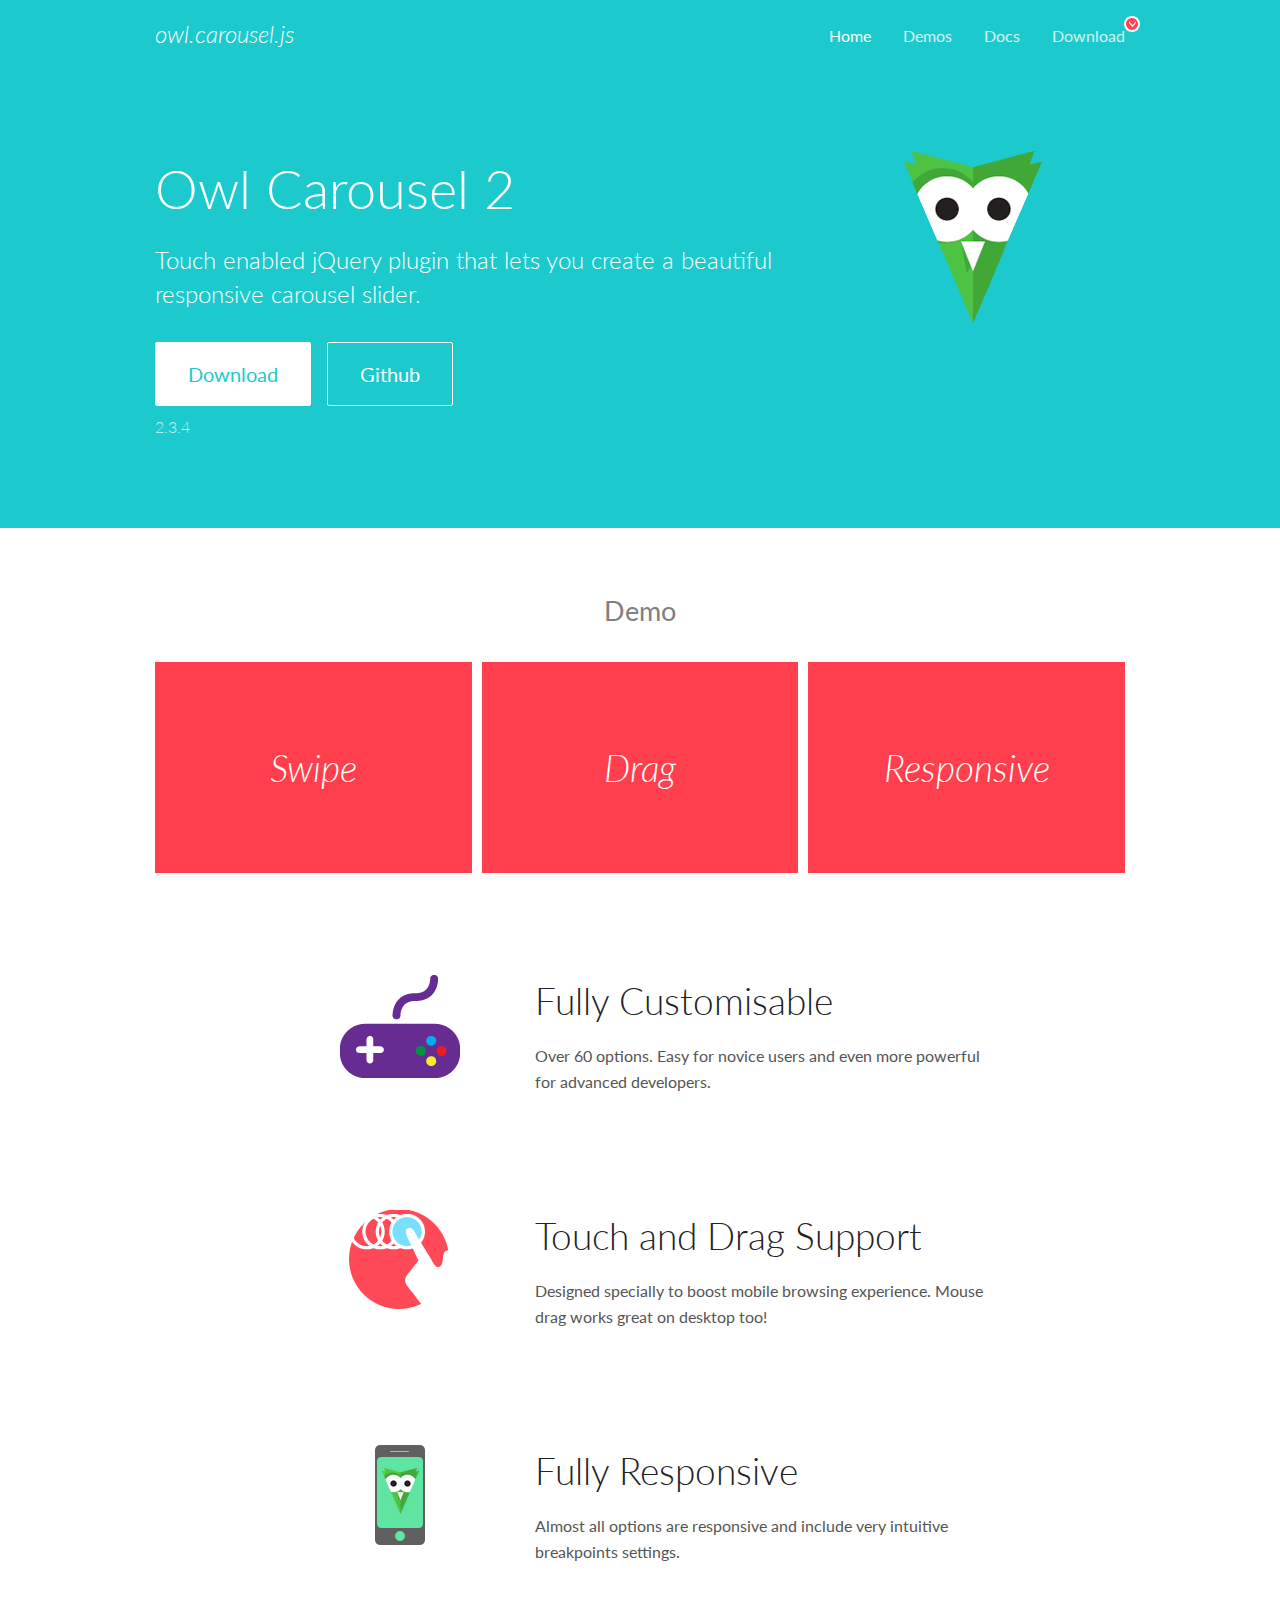
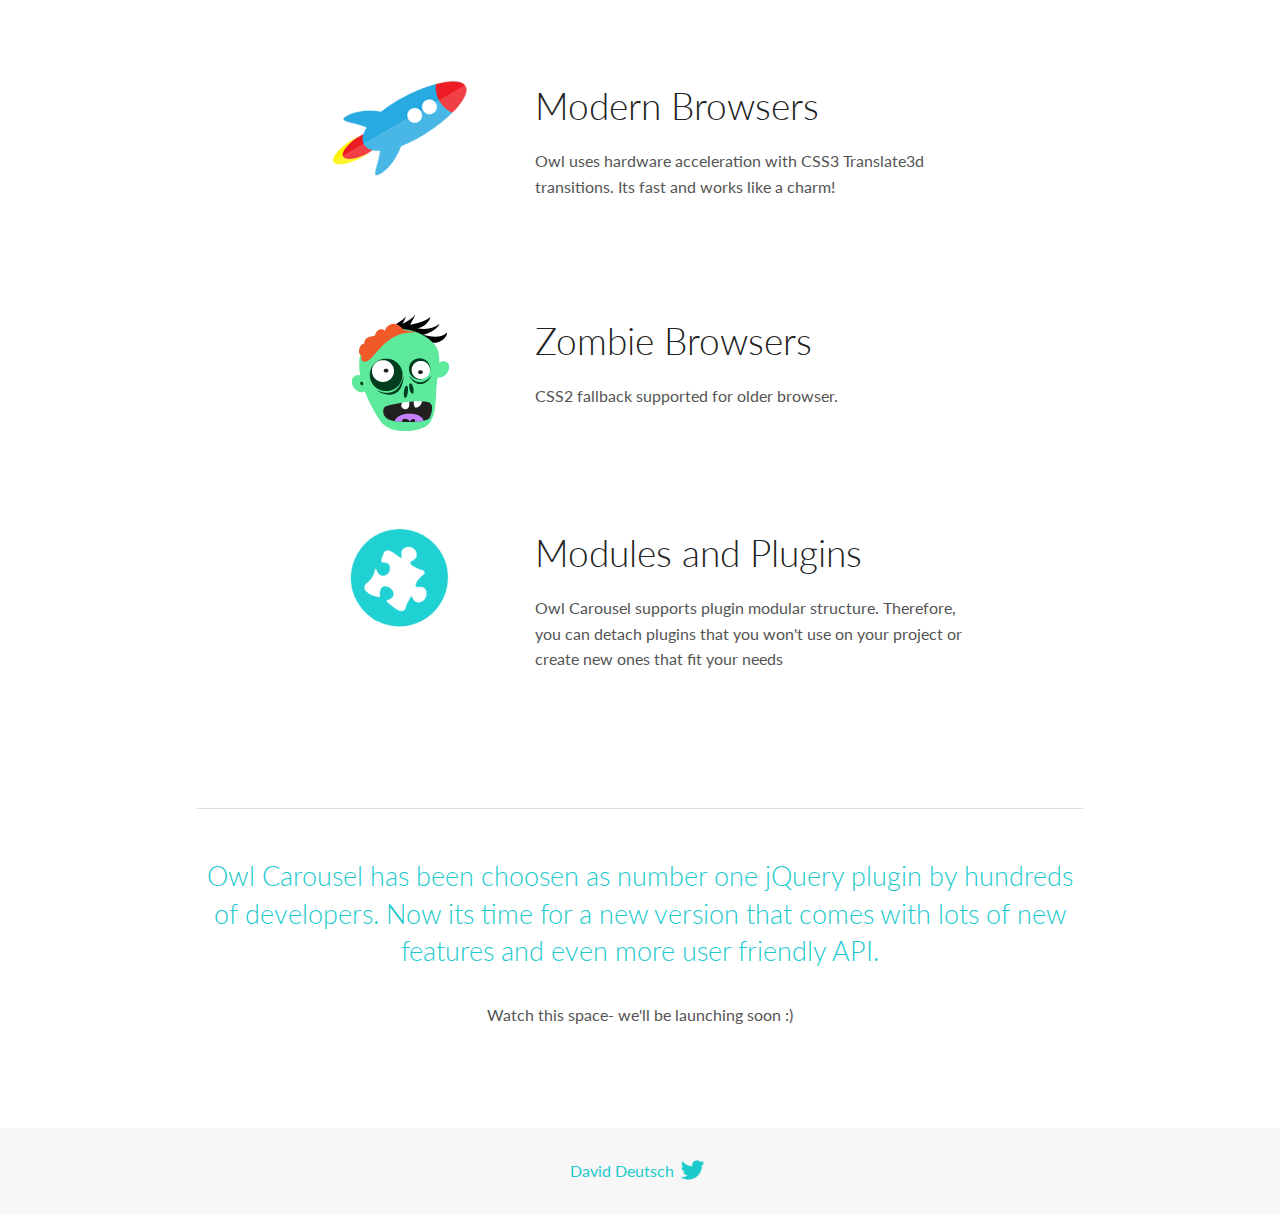
<file: OwlCarousel2-2.3.4/OwlCarousel2-2.3.4/docs/index.html>
<!DOCTYPE html>
<html lang="en">
  <head>

    <!-- head -->
    <meta charset="utf-8">
    <meta name="msapplication-tap-highlight" content="no" />
    <meta name="viewport" content="width=device-width, initial-scale=1.0" />
    <meta name="description" content="Touch enabled jQuery plugin that lets you create beautiful responsive carousel slider.">
    <meta name="author" content="David Deutsch">
    <title>
      Home | Owl Carousel | 2.3.4
    </title>

    <!-- Stylesheets -->
    <link href='https://fonts.googleapis.com/css?family=Lato:300,400,700,400italic,300italic' rel='stylesheet' type='text/css'>
    <link rel="stylesheet" href="assets/css/docs.theme.min.css">

    <!-- Owl Stylesheets -->
    <link rel="stylesheet" href="assets/owlcarousel/assets/owl.carousel.min.css">
    <link rel="stylesheet" href="assets/owlcarousel/assets/owl.theme.default.min.css">

    <!-- HTML5 shim and Respond.js IE8 support of HTML5 elements and media queries -->

    <!--[if lt IE 9]>
      <script src="https://oss.maxcdn.com/libs/html5shiv/3.7.0/html5shiv.js"></script>
      <script src="https://oss.maxcdn.com/libs/respond.js/1.3.0/respond.min.js"></script>
    <![endif]-->

    <!-- Favicons -->
    <link rel="apple-touch-icon-precomposed" sizes="144x144" href="assets/ico/apple-touch-icon-144-precomposed.png">
    <link rel="shortcut icon" href="assets/ico/favicon.png">
    <link rel="shortcut icon" href="favicon.ico">

    <!-- Yeah i know js should not be in header. Its required for demos.-->

    <!-- javascript -->
    <script src="assets/vendors/jquery.min.js"></script>
    <script src="assets/owlcarousel/owl.carousel.js"></script>
  </head>
  <body>

    <!-- header -->
    <header class="header">
      <div class="row">
        <div class="large-12 columns">
          <div class="brand left">
            <h3>
              <a href="/OwlCarousel2/">owl.carousel.js</a> 
            </h3>
          </div>
          <a id="toggle-nav" class="right">
            <span></span> <span></span> <span></span> 
          </a> 
          <div class="nav-bar">
            <ul class="clearfix">
              <li class="active">
                <a href="/OwlCarousel2/index.html">Home</a> 
              </li>
              <li> <a href="/OwlCarousel2/demos/demos.html">Demos</a>  </li>
              <li> <a href="/OwlCarousel2/docs/started-welcome.html">Docs</a>  </li>
              <li>
                <a href="https://github.com/OwlCarousel2/OwlCarousel2/archive/2.3.4.zip">Download</a> 
                <span class="download"></span> 
              </li>
            </ul>
          </div>
        </div>
      </div>
    </header>

    <!-- home panel -->
    <section id="hero">
      <div class="row">
        <div class="large-8 medium-8 columns">
          <h1>Owl Carousel 2</h1>
          <h4>Touch enabled jQuery plugin that lets you create a beautiful responsive carousel slider.</h4>
          <a href="https://github.com/OwlCarousel2/OwlCarousel2/archive/2.3.4.zip" class="hero-button">Download</a> 
          <a href="https://github.com/OwlCarousel2/OwlCarousel2" class="hero-button outline">Github</a> 
          <p>2.3.4</p>
        </div>
        <div class="large-4 medium-4 columns">
          <img class="owl-logo" src="assets/img/owl-logo.png" alt="mr. Owl">
        </div>
      </div>
    </section>

    <!-- body -->
    <div class="home-demo">
      <div class="row">
        <div class="large-12 columns">
          <h3>Demo</h3>
          <div class="owl-carousel">
            <div class="item">
              <h2>Swipe</h2>
            </div>
            <div class="item">
              <h2>Drag</h2>
            </div>
            <div class="item">
              <h2>Responsive</h2>
            </div>
            <div class="item">
              <h2>CSS3</h2>
            </div>
            <div class="item">
              <h2>Fast</h2>
            </div>
            <div class="item">
              <h2>Easy</h2>
            </div>
            <div class="item">
              <h2>Free</h2>
            </div>
            <div class="item">
              <h2>Upgradable</h2>
            </div>
            <div class="item">
              <h2>Tons of options</h2>
            </div>
            <div class="item">
              <h2>Infinity</h2>
            </div>
            <div class="item">
              <h2>Auto Width</h2>
            </div>
          </div>
        </div>
      </div>
    </div>
    <script>
      var owl = $('.owl-carousel');
      owl.owlCarousel({
        margin: 10,
        loop: true,
        responsive: {
          0: {
            items: 1
          },
          600: {
            items: 2
          },
          1000: {
            items: 3
          }
        }
      })
    </script>

    <!-- features -->
    <div id="features">
      <div class="row">
        <div class="small-12 medium-9 small-centered columns">
          <section class="row feature">
            <div class="medium-4 small-12 columns">
              <img src="assets/img/feature-options.png" alt="">
            </div>
            <div class="medium-8 small-12 columns">
              <h2>Fully Customisable</h2>
              <p>Over 60 options. Easy for novice users and even more powerful for advanced developers.</p>
            </div>
          </section>
          <section class="row feature">
            <div class="medium-4 small-12 columns">
              <img src="assets/img/feature-drag.png" alt="">
            </div>
            <div class="medium-8 small-12 columns">
              <h2>Touch and Drag Support</h2>
              <p>Designed specially to boost mobile browsing experience. Mouse drag works great on desktop too!</p>
            </div>
          </section>
          <section class="row feature">
            <div class="medium-4 small-12 columns">
              <img src="assets/img/feature-responsive.png" alt="">
            </div>
            <div class="medium-8 small-12 columns">
              <h2>Fully Responsive</h2>
              <p>Almost all options are responsive and include very intuitive breakpoints settings.</p>
            </div>
          </section>
          <section class="row feature">
            <div class="medium-4 small-12 columns">
              <img src="assets/img/feature-modern.png" alt="">
            </div>
            <div class="medium-8 small-12 columns">
              <h2>Modern Browsers</h2>
              <p>Owl uses hardware acceleration with CSS3 Translate3d transitions. Its fast and works like a charm! </p>
            </div>
          </section>
          <section class="row feature">
            <div class="medium-4 small-12 columns">
              <img src="assets/img/feature-zombie.png" alt="">
            </div>
            <div class="medium-8 small-12 columns">
              <h2>Zombie Browsers</h2>
              <p>CSS2 fallback supported for older browser.</p>
            </div>
          </section>
          <section class="row feature">
            <div class="medium-4 small-12 columns">
              <img src="assets/img/feature-module.png" alt="">
            </div>
            <div class="medium-8 small-12 columns">
              <h2>Modules and Plugins</h2>
              <p>Owl Carousel supports plugin modular structure. Therefore, you can detach plugins that you won&#x27;t use on your project or create new ones that fit your needs</p>
            </div>
          </section>
        </div>
      </div>
    </div>

    <!-- footer -->
    <section id="teaser-text">
      <div class="row">
        <div class="small-12 medium-11 small-centered columns">
          <hr>
          <h3 id="owl-carousel-has-been-choosen-as-number-one-jquery-plugin-by-hundreds-of-developers-now-its-time-for-a-new-version-that-comes-with-lots-of-new-features-and-even-more-user-friendly-api-">Owl Carousel has been choosen as number one jQuery plugin by hundreds of developers. Now its time for a new version that comes with lots of new features and even more user friendly API.</h3>
          <p>Watch this space- we&#39;ll be launching soon :)</p>
        </div>
      </div>
    </section>

    <!-- footer -->
    <footer class="footer">
      <div class="row">
        <div class="large-12 columns">
          <h5>
            <a href="/OwlCarousel2/docs/support-contact.html">David Deutsch</a> 
            <a id="custom-tweet-button" href="https://twitter.com/share?url=https://github.com/OwlCarousel2/OwlCarousel2&text=Owl Carousel - This is so awesome! " target="_blank"></a> 
          </h5>
        </div>
      </div>
    </footer>

    <!-- vendors -->
    <script src="assets/vendors/highlight.js"></script>
    <script src="assets/js/app.js"></script>
  </body>
</html>
</file>
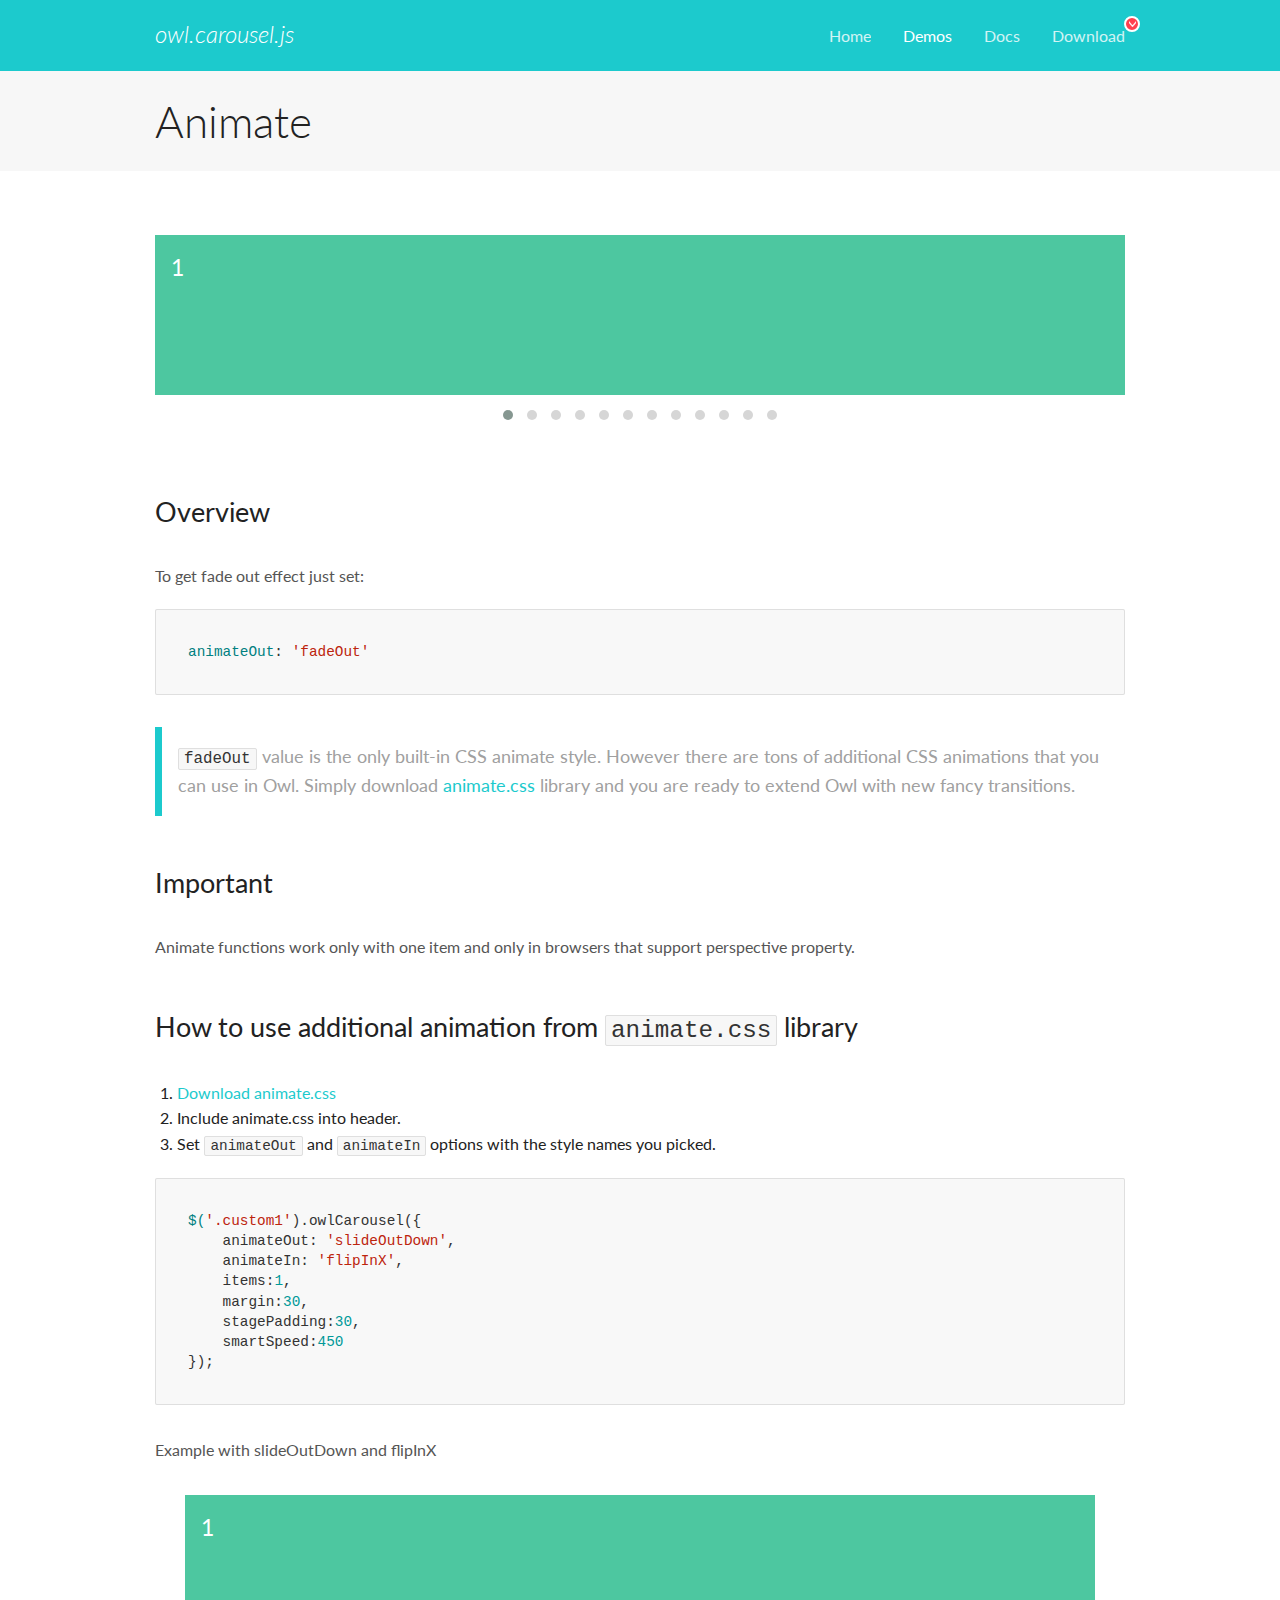
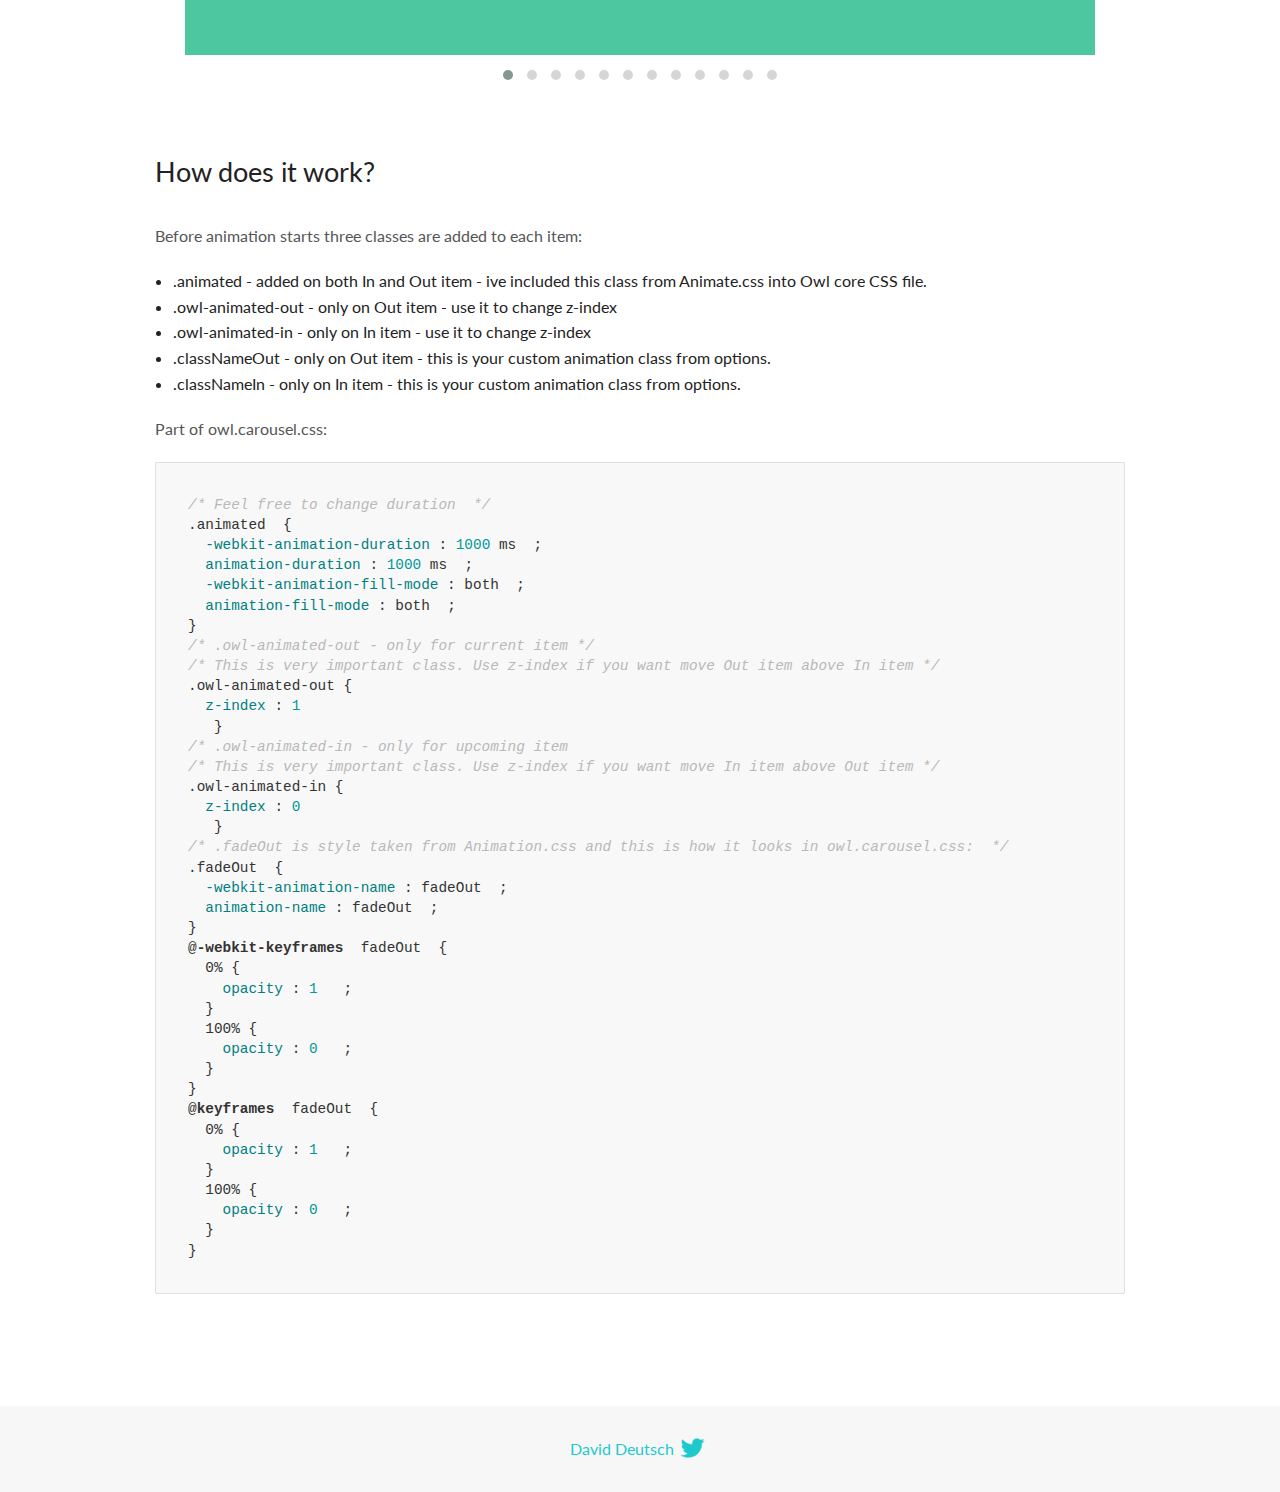
<file: OwlCarousel2-2.3.4/OwlCarousel2-2.3.4/docs/demos/animate.html>
<!DOCTYPE html>
<html lang="en">
  <head>

    <!-- head -->
    <meta charset="utf-8">
    <meta name="msapplication-tap-highlight" content="no" />
    <meta name="viewport" content="width=device-width, initial-scale=1.0" />
    <meta name="description" content="Animate carousel">
    <meta name="author" content="David Deutsch">
    <title>
      Animate Demo | Owl Carousel | 2.3.4
    </title>

    <!-- Stylesheets -->
    <link href='https://fonts.googleapis.com/css?family=Lato:300,400,700,400italic,300italic' rel='stylesheet' type='text/css'>
    <link rel="stylesheet" href="../assets/css/docs.theme.min.css">

    <!-- Owl Stylesheets -->
    <link rel="stylesheet" href="../assets/owlcarousel/assets/owl.carousel.min.css">
    <link rel="stylesheet" href="../assets/owlcarousel/assets/owl.theme.default.min.css">

    <!-- HTML5 shim and Respond.js IE8 support of HTML5 elements and media queries -->

    <!--[if lt IE 9]>
      <script src="https://oss.maxcdn.com/libs/html5shiv/3.7.0/html5shiv.js"></script>
      <script src="https://oss.maxcdn.com/libs/respond.js/1.3.0/respond.min.js"></script>
    <![endif]-->

    <!-- Favicons -->
    <link rel="apple-touch-icon-precomposed" sizes="144x144" href="../assets/ico/apple-touch-icon-144-precomposed.png">
    <link rel="shortcut icon" href="../assets/ico/favicon.png">
    <link rel="shortcut icon" href="favicon.ico">

    <!-- Yeah i know js should not be in header. Its required for demos.-->

    <!-- javascript -->
    <script src="../assets/vendors/jquery.min.js"></script>
    <script src="../assets/owlcarousel/owl.carousel.js"></script>
  </head>
  <body>

    <!-- header -->
    <header class="header">
      <div class="row">
        <div class="large-12 columns">
          <div class="brand left">
            <h3>
              <a href="/OwlCarousel2/">owl.carousel.js</a> 
            </h3>
          </div>
          <a id="toggle-nav" class="right">
            <span></span> <span></span> <span></span> 
          </a> 
          <div class="nav-bar">
            <ul class="clearfix">
              <li> <a href="/OwlCarousel2/index.html">Home</a>  </li>
              <li class="active">
                <a href="/OwlCarousel2/demos/demos.html">Demos</a> 
              </li>
              <li> <a href="/OwlCarousel2/docs/started-welcome.html">Docs</a>  </li>
              <li>
                <a href="https://github.com/OwlCarousel2/OwlCarousel2/archive/2.3.4.zip">Download</a> 
                <span class="download"></span> 
              </li>
            </ul>
          </div>
        </div>
      </div>
    </header>

    <!-- title -->
    <section class="title">
      <div class="row">
        <div class="large-12 columns">
          <h1>Animate</h1>
        </div>
      </div>
    </section>

    <!--  Demos -->
    <section id="demos">
      <div class="row">
        <div class="large-12 columns">
          <div class="fadeOut owl-carousel owl-theme">
            <div class="item">
              <h4>1</h4>
            </div>
            <div class="item">
              <h4>2</h4>
            </div>
            <div class="item">
              <h4>3</h4>
            </div>
            <div class="item">
              <h4>4</h4>
            </div>
            <div class="item">
              <h4>5</h4>
            </div>
            <div class="item">
              <h4>6</h4>
            </div>
            <div class="item">
              <h4>7</h4>
            </div>
            <div class="item">
              <h4>8</h4>
            </div>
            <div class="item">
              <h4>9</h4>
            </div>
            <div class="item">
              <h4>10</h4>
            </div>
            <div class="item">
              <h4>11</h4>
            </div>
            <div class="item">
              <h4>12</h4>
            </div>
          </div>
          <h3 id="overview">Overview</h3>
          <p>To get fade out effect just set:</p>
          <pre><code>animateOut: &#39;fadeOut&#39;</code></pre>
          <blockquote>
            <p><code>fadeOut</code> value is the only built-in CSS animate style. However there are tons of additional CSS animations that you can use in Owl. Simply download
              <a href="https://daneden.github.io/animate.css/">animate.css</a>  library and you are ready to extend Owl with new fancy transitions.</p>
          </blockquote>
          <h3 id="important">Important</h3>
          <p>Animate functions work only with one item and only in browsers that support perspective property.</p>
          <h3 id="how-to-use-additional-animation-from-animate-css-library">How to use additional animation from <code>animate.css</code> library</h3>
          <ol>
            <li> <a href="https://daneden.github.io/animate.css/">Download animate.css</a>  </li>
            <li>Include animate.css into header.</li>
            <li>Set <code>animateOut</code> and <code>animateIn</code> options with the style names you picked.</li>
          </ol>
          <pre><code>$(&#39;.custom1&#39;).owlCarousel({
    animateOut: &#39;slideOutDown&#39;,
    animateIn: &#39;flipInX&#39;,
    items:1,
    margin:30,
    stagePadding:30,
    smartSpeed:450
});</code></pre>
          <p>Example with slideOutDown and flipInX</p>
          <div class="custom1 owl-carousel owl-theme">
            <div class="item">
              <h4>1</h4>
            </div>
            <div class="item">
              <h4>2</h4>
            </div>
            <div class="item">
              <h4>3</h4>
            </div>
            <div class="item">
              <h4>4</h4>
            </div>
            <div class="item">
              <h4>5</h4>
            </div>
            <div class="item">
              <h4>6</h4>
            </div>
            <div class="item">
              <h4>7</h4>
            </div>
            <div class="item">
              <h4>8</h4>
            </div>
            <div class="item">
              <h4>9</h4>
            </div>
            <div class="item">
              <h4>10</h4>
            </div>
            <div class="item">
              <h4>11</h4>
            </div>
            <div class="item">
              <h4>12</h4>
            </div>
          </div>
          <h3 id="how-does-it-work-">How does it work?</h3>
          <p>Before animation starts three classes are added to each item:</p>
          <ul>
            <li>.animated - added on both In and Out item - ive included this class from Animate.css into Owl core CSS file.</li>
            <li>.owl-animated-out - only on Out item - use it to change z-index</li>
            <li>.owl-animated-in - only on In item - use it to change z-index</li>
            <li>.classNameOut - only on Out item - this is your custom animation class from options.</li>
            <li>.classNameIn - only on In item - this is your custom animation class from options.</li>
          </ul>
          <p>Part of owl.carousel.css:</p>
          <pre><code class="language-css"><span class="comment">/* Feel free to change duration  */</span> 
<span class="class">.animated</span>  <span class="rules">{
  <span class="rule"><span class="attribute">-webkit-animation-duration</span> :<span class="value"> <span class="number">1000</span> ms</span> </span> ;
  <span class="rule"><span class="attribute">animation-duration</span> :<span class="value"> <span class="number">1000</span> ms</span> </span> ;
  <span class="rule"><span class="attribute">-webkit-animation-fill-mode</span> :<span class="value"> both</span> </span> ;
  <span class="rule"><span class="attribute">animation-fill-mode</span> :<span class="value"> both</span> </span> ;
<span class="rule">}</span> </span> 
<span class="comment">/* .owl-animated-out - only for current item */</span> 
<span class="comment">/* This is very important class. Use z-index if you want move Out item above In item */</span> 
<span class="class">.owl-animated-out</span> <span class="rules">{
  <span class="rule"><span class="attribute">z-index</span> :<span class="value"> <span class="number">1</span> 
</span> </span> </span> }
<span class="comment">/* .owl-animated-in - only for upcoming item
/* This is very important class. Use z-index if you want move In item above Out item */</span> 
<span class="class">.owl-animated-in</span> <span class="rules">{
  <span class="rule"><span class="attribute">z-index</span> :<span class="value"> <span class="number">0</span> 
</span> </span> </span> }
<span class="comment">/* .fadeOut is style taken from Animation.css and this is how it looks in owl.carousel.css:  */</span> 
<span class="class">.fadeOut</span>  <span class="rules">{
  <span class="rule"><span class="attribute">-webkit-animation-name</span> :<span class="value"> fadeOut</span> </span> ;
  <span class="rule"><span class="attribute">animation-name</span> :<span class="value"> fadeOut</span> </span> ;
<span class="rule">}</span> </span> 
<span class="at_rule">@<span class="keyword">-webkit-keyframes</span>  fadeOut </span> {
  0% <span class="rules">{
    <span class="rule"><span class="attribute">opacity</span> :<span class="value"> <span class="number">1</span> </span> </span> ;
  <span class="rule">}</span> </span> 
  100% <span class="rules">{
    <span class="rule"><span class="attribute">opacity</span> :<span class="value"> <span class="number">0</span> </span> </span> ;
  <span class="rule">}</span> </span> 
}
<span class="at_rule">@<span class="keyword">keyframes</span>  fadeOut </span> {
  0% <span class="rules">{
    <span class="rule"><span class="attribute">opacity</span> :<span class="value"> <span class="number">1</span> </span> </span> ;
  <span class="rule">}</span> </span> 
  100% <span class="rules">{
    <span class="rule"><span class="attribute">opacity</span> :<span class="value"> <span class="number">0</span> </span> </span> ;
  <span class="rule">}</span> </span> 
}</code></pre>
          <link rel="stylesheet" href="../assets/css/animate.css">
          <script>
            jQuery(document).ready(function($) {
              $('.fadeOut').owlCarousel({
                items: 1,
                animateOut: 'fadeOut',
                loop: true,
                margin: 10,
              });
              $('.custom1').owlCarousel({
                animateOut: 'slideOutDown',
                animateIn: 'flipInX',
                items: 1,
                margin: 30,
                stagePadding: 30,
                smartSpeed: 450
              });
            });
          </script>
        </div>
      </div>
    </section>

    <!-- footer -->
    <footer class="footer">
      <div class="row">
        <div class="large-12 columns">
          <h5>
            <a href="/OwlCarousel2/docs/support-contact.html">David Deutsch</a> 
            <a id="custom-tweet-button" href="https://twitter.com/share?url=https://github.com/OwlCarousel2/OwlCarousel2&text=Owl Carousel - This is so awesome! " target="_blank"></a> 
          </h5>
        </div>
      </div>
    </footer>

    <!-- vendors -->
    <script src="../assets/vendors/highlight.js"></script>
    <script src="../assets/js/app.js"></script>
  </body>
</html>
</file>
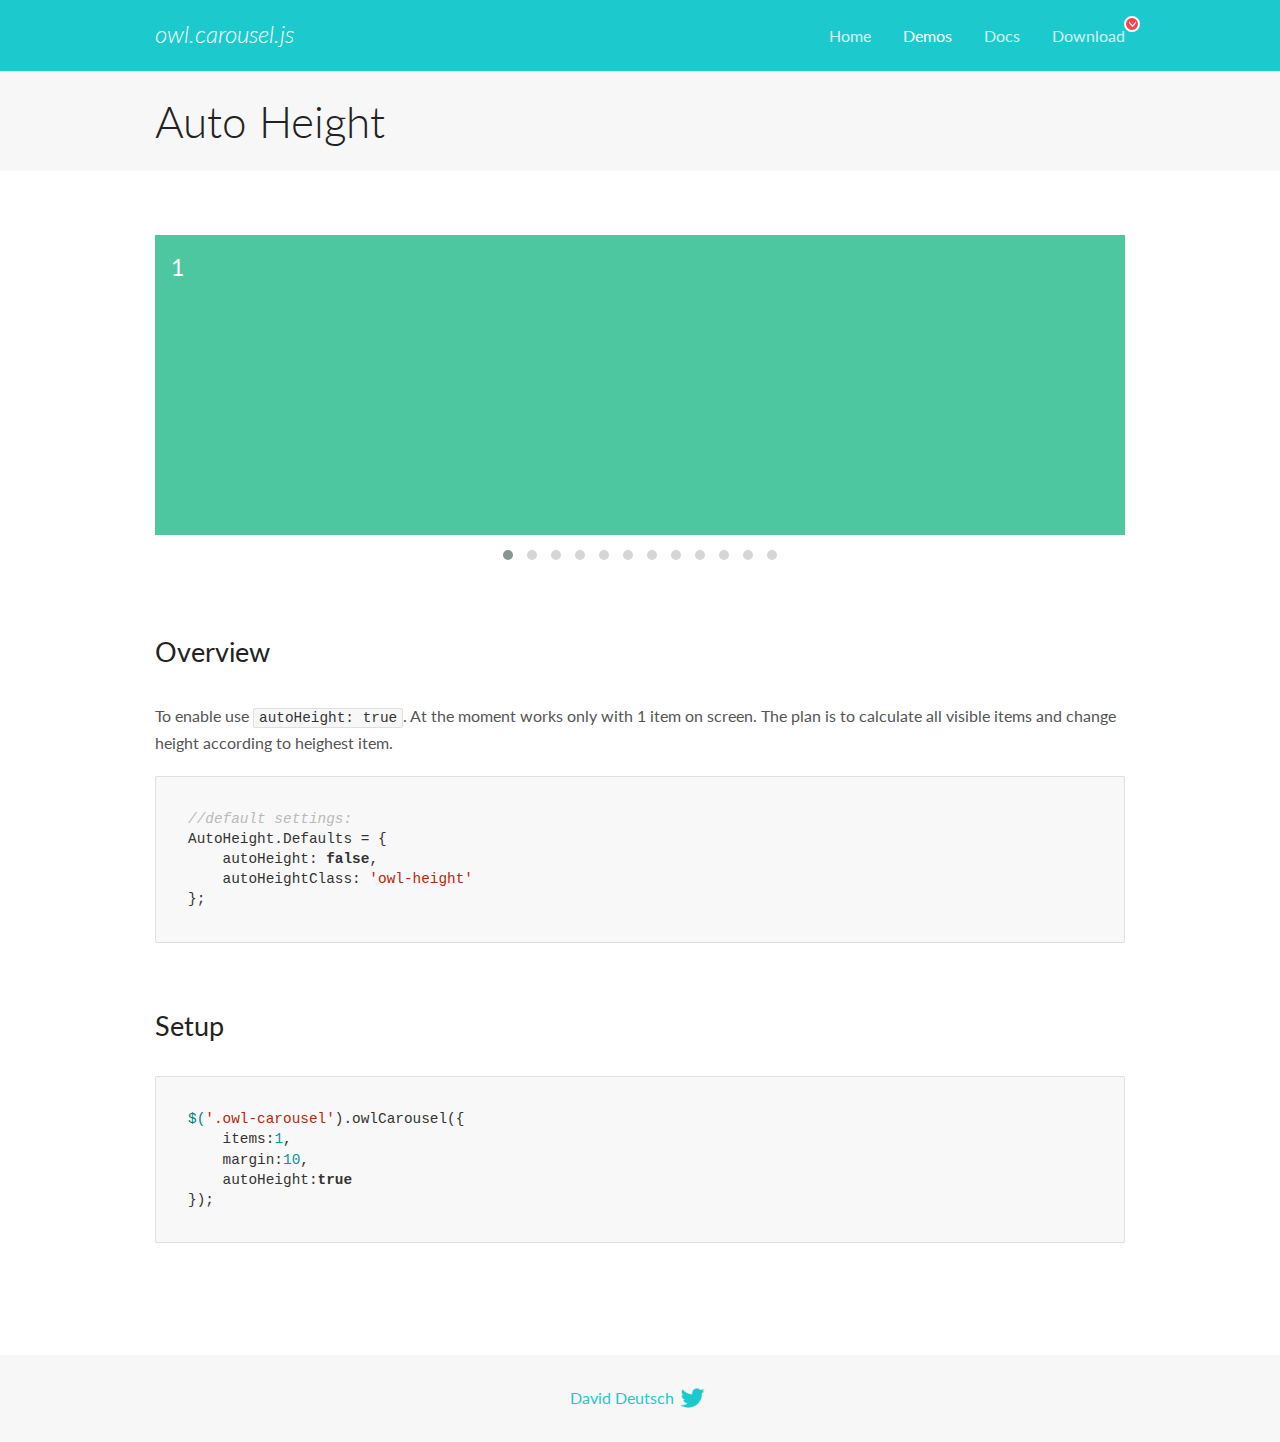
<file: OwlCarousel2-2.3.4/OwlCarousel2-2.3.4/docs/demos/autoheight.html>
<!DOCTYPE html>
<html lang="en">
  <head>

    <!-- head -->
    <meta charset="utf-8">
    <meta name="msapplication-tap-highlight" content="no" />
    <meta name="viewport" content="width=device-width, initial-scale=1.0" />
    <meta name="description" content="autoHeight usage demo">
    <meta name="author" content="David Deutsch">
    <title>
      Auto Height Demo | Owl Carousel | 2.3.4
    </title>

    <!-- Stylesheets -->
    <link href='https://fonts.googleapis.com/css?family=Lato:300,400,700,400italic,300italic' rel='stylesheet' type='text/css'>
    <link rel="stylesheet" href="../assets/css/docs.theme.min.css">

    <!-- Owl Stylesheets -->
    <link rel="stylesheet" href="../assets/owlcarousel/assets/owl.carousel.min.css">
    <link rel="stylesheet" href="../assets/owlcarousel/assets/owl.theme.default.min.css">

    <!-- HTML5 shim and Respond.js IE8 support of HTML5 elements and media queries -->

    <!--[if lt IE 9]>
      <script src="https://oss.maxcdn.com/libs/html5shiv/3.7.0/html5shiv.js"></script>
      <script src="https://oss.maxcdn.com/libs/respond.js/1.3.0/respond.min.js"></script>
    <![endif]-->

    <!-- Favicons -->
    <link rel="apple-touch-icon-precomposed" sizes="144x144" href="../assets/ico/apple-touch-icon-144-precomposed.png">
    <link rel="shortcut icon" href="../assets/ico/favicon.png">
    <link rel="shortcut icon" href="favicon.ico">

    <!-- Yeah i know js should not be in header. Its required for demos.-->

    <!-- javascript -->
    <script src="../assets/vendors/jquery.min.js"></script>
    <script src="../assets/owlcarousel/owl.carousel.js"></script>
  </head>
  <body>

    <!-- header -->
    <header class="header">
      <div class="row">
        <div class="large-12 columns">
          <div class="brand left">
            <h3>
              <a href="/OwlCarousel2/">owl.carousel.js</a> 
            </h3>
          </div>
          <a id="toggle-nav" class="right">
            <span></span> <span></span> <span></span> 
          </a> 
          <div class="nav-bar">
            <ul class="clearfix">
              <li> <a href="/OwlCarousel2/index.html">Home</a>  </li>
              <li class="active">
                <a href="/OwlCarousel2/demos/demos.html">Demos</a> 
              </li>
              <li> <a href="/OwlCarousel2/docs/started-welcome.html">Docs</a>  </li>
              <li>
                <a href="https://github.com/OwlCarousel2/OwlCarousel2/archive/2.3.4.zip">Download</a> 
                <span class="download"></span> 
              </li>
            </ul>
          </div>
        </div>
      </div>
    </header>

    <!-- title -->
    <section class="title">
      <div class="row">
        <div class="large-12 columns">
          <h1>Auto Height</h1>
        </div>
      </div>
    </section>

    <!--  Demos -->
    <section id="demos">
      <div class="row">
        <div class="large-12 columns">
          <div class="owl-carousel owl-theme">
            <div class="item" style="height:300px">
              <h4>1</h4>
            </div>
            <div class="item" style="height:100px">
              <h4>2</h4>
            </div>
            <div class="item" style="height:500px">
              <h4>3</h4>
            </div>
            <div class="item" style="height:250px">
              <h4>4</h4>
            </div>
            <div class="item" style="height:400px">
              <h4>5</h4>
            </div>
            <div class="item" style="height:500px">
              <h4>6</h4>
            </div>
            <div class="item" style="height:600px">
              <h4>7</h4>
            </div>
            <div class="item" style="height:400px">
              <h4>8</h4>
            </div>
            <div class="item" style="height:300px">
              <h4>9</h4>
            </div>
            <div class="item" style="height:350px">
              <h4>10</h4>
            </div>
            <div class="item" style="height:200px">
              <h4>11</h4>
            </div>
            <div class="item" style="height:150px">
              <h4>12</h4>
            </div>
          </div>
          <h3 id="overview">Overview</h3>
          <p>To enable use <code>autoHeight: true</code>. At the moment works only with 1 item on screen. The plan is to calculate all visible items and change height according to heighest item.</p>
          <pre><code>//default settings:
AutoHeight.Defaults = {
    autoHeight: false,
    autoHeightClass: &#39;owl-height&#39;
};</code></pre>
          <h3 id="setup">Setup</h3>
          <pre><code>$(&#39;.owl-carousel&#39;).owlCarousel({
    items:1,
    margin:10,
    autoHeight:true
});</code></pre>
          <script>
            $(document).ready(function() {
              $('.owl-carousel').owlCarousel({
                items: 1,
                margin: 10,
                autoHeight: true
              });
            })
          </script>
        </div>
      </div>
    </section>

    <!-- footer -->
    <footer class="footer">
      <div class="row">
        <div class="large-12 columns">
          <h5>
            <a href="/OwlCarousel2/docs/support-contact.html">David Deutsch</a> 
            <a id="custom-tweet-button" href="https://twitter.com/share?url=https://github.com/OwlCarousel2/OwlCarousel2&text=Owl Carousel - This is so awesome! " target="_blank"></a> 
          </h5>
        </div>
      </div>
    </footer>

    <!-- vendors -->
    <script src="../assets/vendors/highlight.js"></script>
    <script src="../assets/js/app.js"></script>
  </body>
</html>
</file>
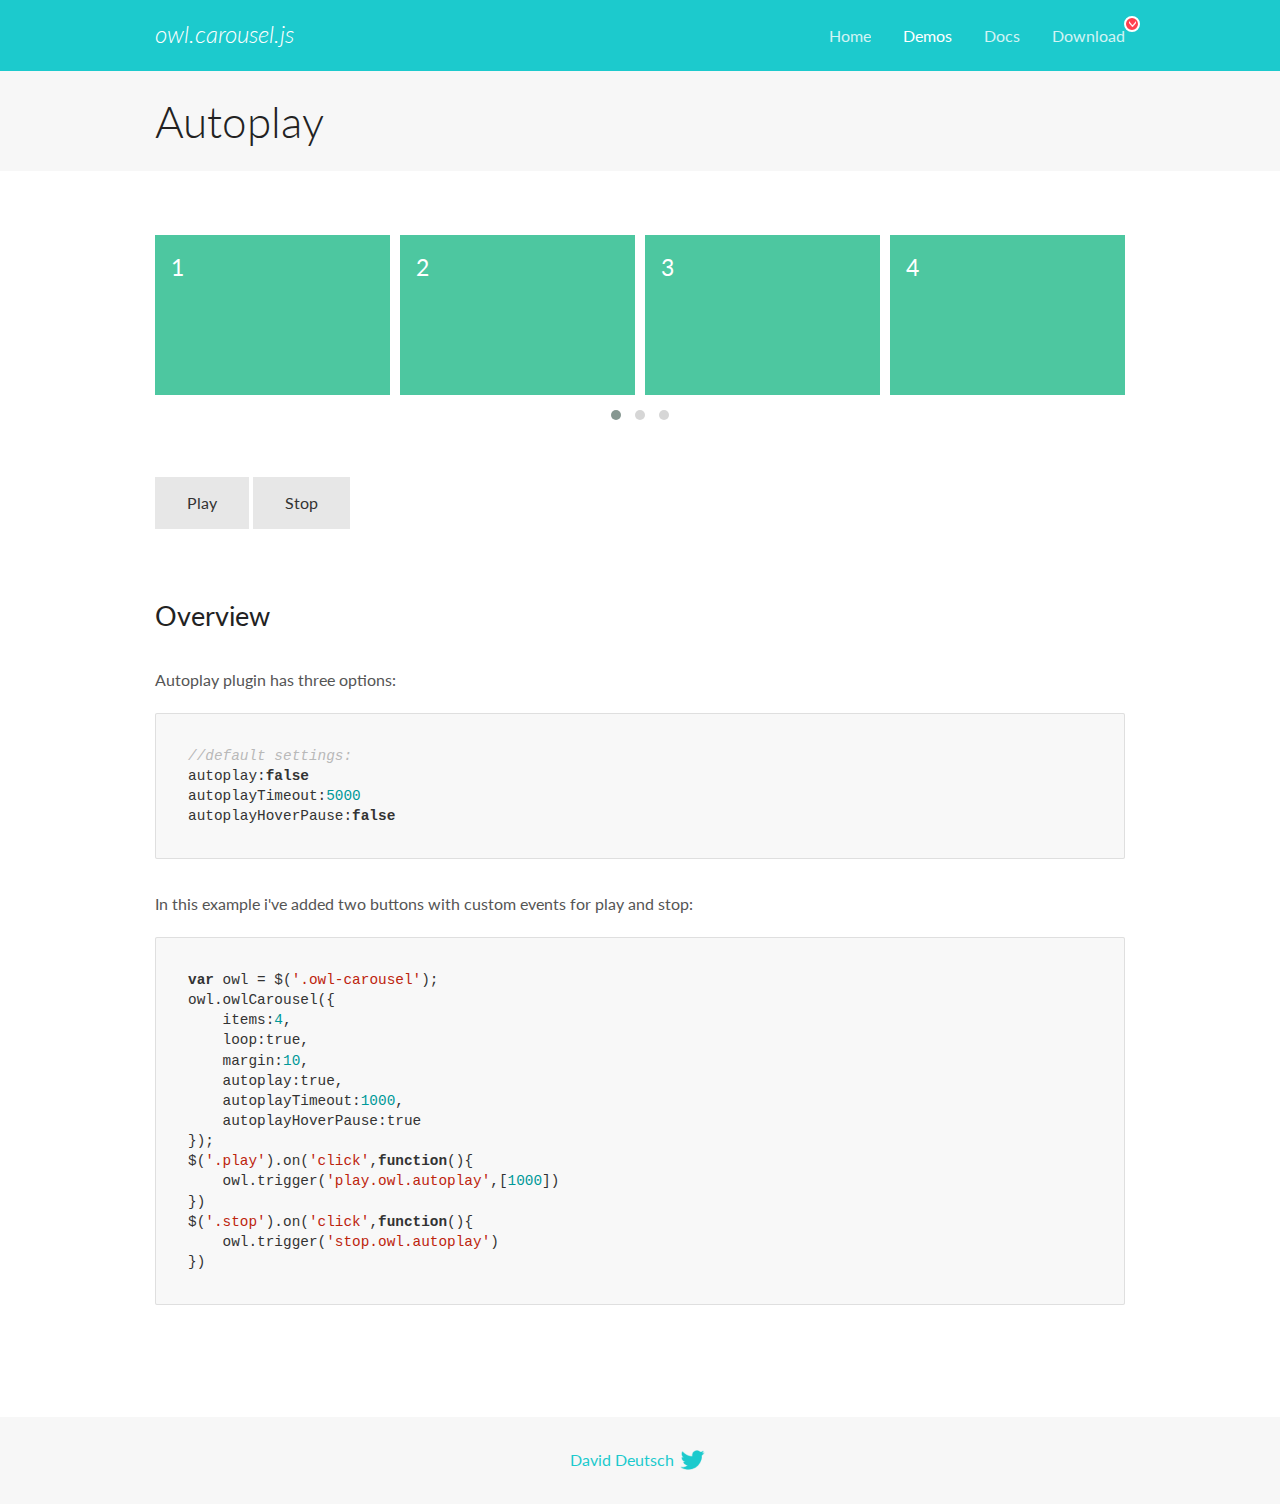
<file: OwlCarousel2-2.3.4/OwlCarousel2-2.3.4/docs/demos/autoplay.html>
<!DOCTYPE html>
<html lang="en">
  <head>

    <!-- head -->
    <meta charset="utf-8">
    <meta name="msapplication-tap-highlight" content="no" />
    <meta name="viewport" content="width=device-width, initial-scale=1.0" />
    <meta name="description" content="Autoplay usage demo">
    <meta name="author" content="David Deutsch">
    <title>
      Autoplay Demo | Owl Carousel | 2.3.4
    </title>

    <!-- Stylesheets -->
    <link href='https://fonts.googleapis.com/css?family=Lato:300,400,700,400italic,300italic' rel='stylesheet' type='text/css'>
    <link rel="stylesheet" href="../assets/css/docs.theme.min.css">

    <!-- Owl Stylesheets -->
    <link rel="stylesheet" href="../assets/owlcarousel/assets/owl.carousel.min.css">
    <link rel="stylesheet" href="../assets/owlcarousel/assets/owl.theme.default.min.css">

    <!-- HTML5 shim and Respond.js IE8 support of HTML5 elements and media queries -->

    <!--[if lt IE 9]>
      <script src="https://oss.maxcdn.com/libs/html5shiv/3.7.0/html5shiv.js"></script>
      <script src="https://oss.maxcdn.com/libs/respond.js/1.3.0/respond.min.js"></script>
    <![endif]-->

    <!-- Favicons -->
    <link rel="apple-touch-icon-precomposed" sizes="144x144" href="../assets/ico/apple-touch-icon-144-precomposed.png">
    <link rel="shortcut icon" href="../assets/ico/favicon.png">
    <link rel="shortcut icon" href="favicon.ico">

    <!-- Yeah i know js should not be in header. Its required for demos.-->

    <!-- javascript -->
    <script src="../assets/vendors/jquery.min.js"></script>
    <script src="../assets/owlcarousel/owl.carousel.js"></script>
  </head>
  <body>

    <!-- header -->
    <header class="header">
      <div class="row">
        <div class="large-12 columns">
          <div class="brand left">
            <h3>
              <a href="/OwlCarousel2/">owl.carousel.js</a> 
            </h3>
          </div>
          <a id="toggle-nav" class="right">
            <span></span> <span></span> <span></span> 
          </a> 
          <div class="nav-bar">
            <ul class="clearfix">
              <li> <a href="/OwlCarousel2/index.html">Home</a>  </li>
              <li class="active">
                <a href="/OwlCarousel2/demos/demos.html">Demos</a> 
              </li>
              <li> <a href="/OwlCarousel2/docs/started-welcome.html">Docs</a>  </li>
              <li>
                <a href="https://github.com/OwlCarousel2/OwlCarousel2/archive/2.3.4.zip">Download</a> 
                <span class="download"></span> 
              </li>
            </ul>
          </div>
        </div>
      </div>
    </header>

    <!-- title -->
    <section class="title">
      <div class="row">
        <div class="large-12 columns">
          <h1>Autoplay</h1>
        </div>
      </div>
    </section>

    <!--  Demos -->
    <section id="demos">
      <div class="row">
        <div class="large-12 columns">
          <div class="owl-carousel owl-theme">
            <div class="item">
              <h4>1</h4>
            </div>
            <div class="item">
              <h4>2</h4>
            </div>
            <div class="item">
              <h4>3</h4>
            </div>
            <div class="item">
              <h4>4</h4>
            </div>
            <div class="item">
              <h4>5</h4>
            </div>
            <div class="item">
              <h4>6</h4>
            </div>
            <div class="item">
              <h4>7</h4>
            </div>
            <div class="item">
              <h4>8</h4>
            </div>
            <div class="item">
              <h4>9</h4>
            </div>
            <div class="item">
              <h4>10</h4>
            </div>
            <div class="item">
              <h4>11</h4>
            </div>
            <div class="item">
              <h4>12</h4>
            </div>
          </div>
          <a class="button secondary play">Play</a> 
          <a class="button secondary stop">Stop</a> 
          <h3 id="overview">Overview</h3>
          <p>Autoplay plugin has three options:</p>
          <pre><code>//default settings:
autoplay:false
autoplayTimeout:5000
autoplayHoverPause:false</code></pre>
          <p>In this example i&#39;ve added two buttons with custom events for play and stop:</p>
          <pre><code>var owl = $(&#39;.owl-carousel&#39;);
owl.owlCarousel({
    items:4,
    loop:true,
    margin:10,
    autoplay:true,
    autoplayTimeout:1000,
    autoplayHoverPause:true
});
$(&#39;.play&#39;).on(&#39;click&#39;,function(){
    owl.trigger(&#39;play.owl.autoplay&#39;,[1000])
})
$(&#39;.stop&#39;).on(&#39;click&#39;,function(){
    owl.trigger(&#39;stop.owl.autoplay&#39;)
})</code></pre>
          <script>
            $(document).ready(function() {
              var owl = $('.owl-carousel');
              owl.owlCarousel({
                items: 4,
                loop: true,
                margin: 10,
                autoplay: true,
                autoplayTimeout: 1000,
                autoplayHoverPause: true
              });
              $('.play').on('click', function() {
                owl.trigger('play.owl.autoplay', [1000])
              })
              $('.stop').on('click', function() {
                owl.trigger('stop.owl.autoplay')
              })
            })
          </script>
        </div>
      </div>
    </section>

    <!-- footer -->
    <footer class="footer">
      <div class="row">
        <div class="large-12 columns">
          <h5>
            <a href="/OwlCarousel2/docs/support-contact.html">David Deutsch</a> 
            <a id="custom-tweet-button" href="https://twitter.com/share?url=https://github.com/OwlCarousel2/OwlCarousel2&text=Owl Carousel - This is so awesome! " target="_blank"></a> 
          </h5>
        </div>
      </div>
    </footer>

    <!-- vendors -->
    <script src="../assets/vendors/highlight.js"></script>
    <script src="../assets/js/app.js"></script>
  </body>
</html>
</file>
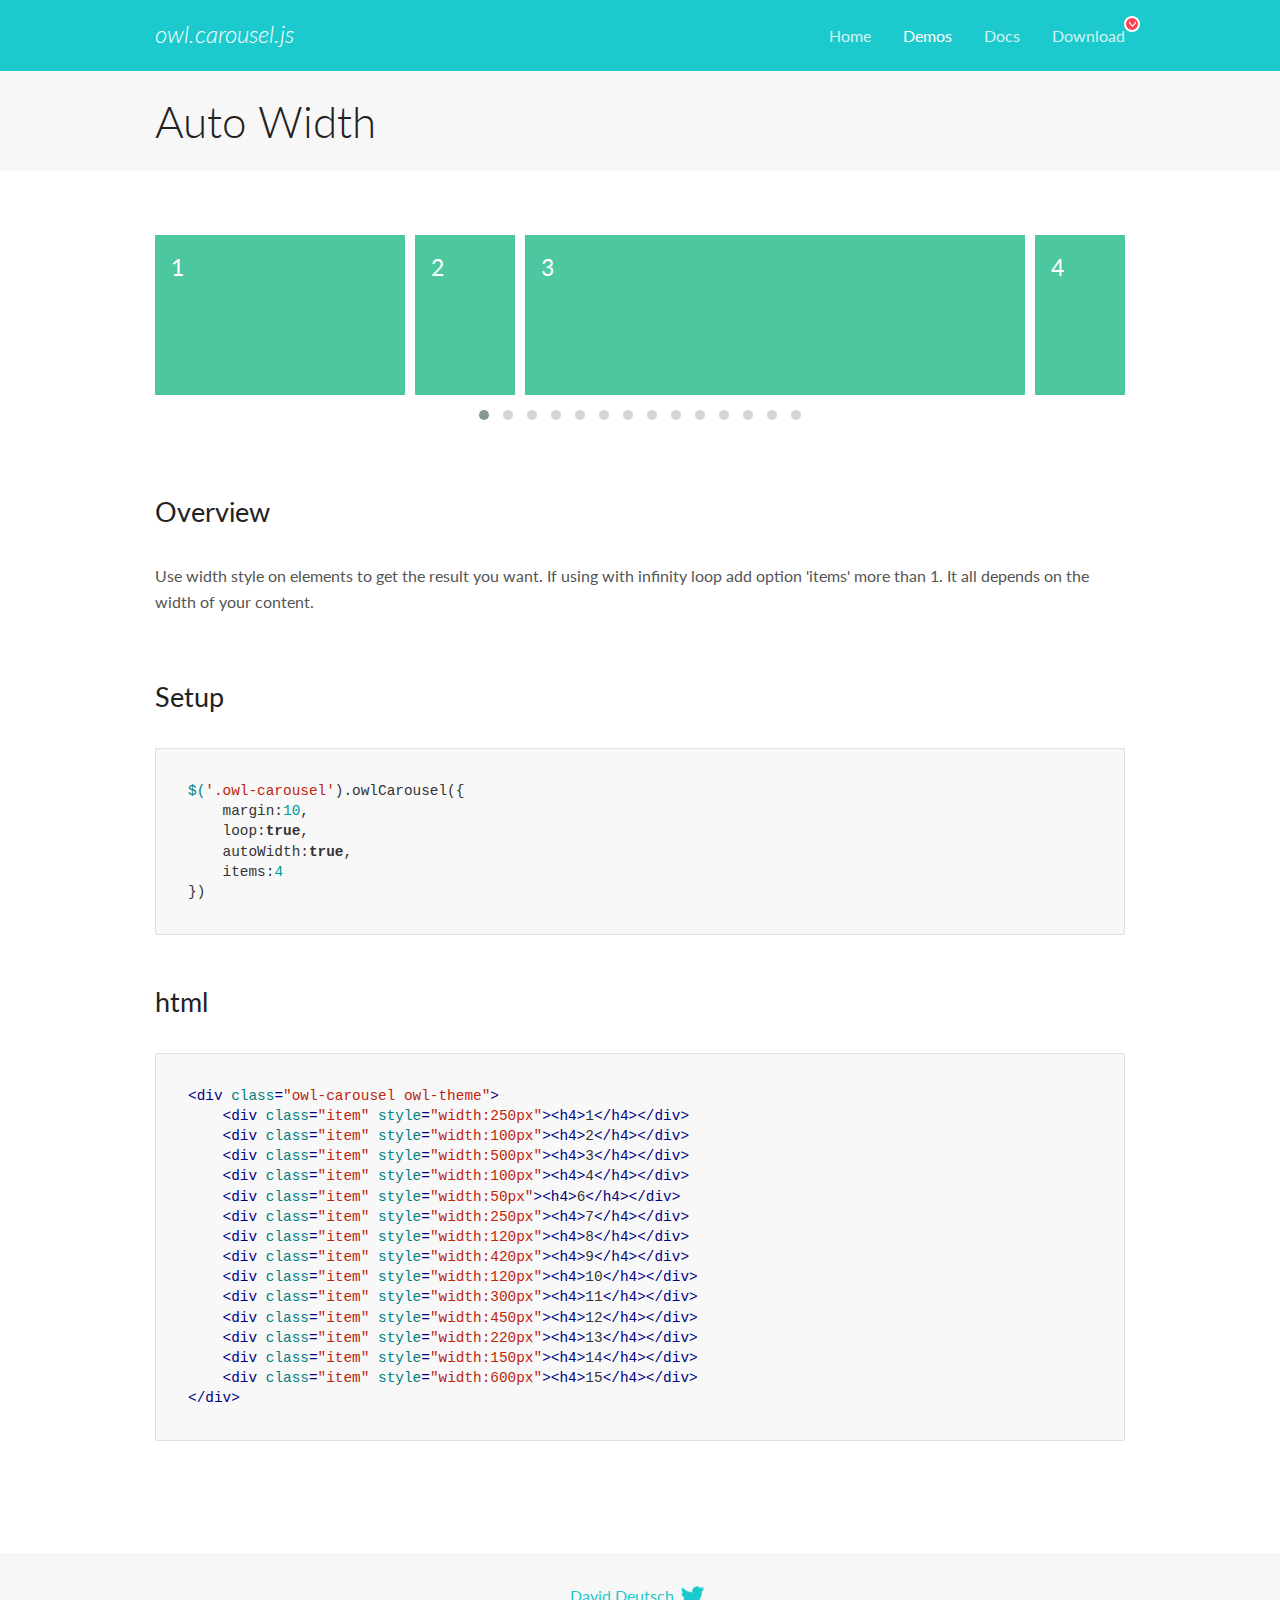
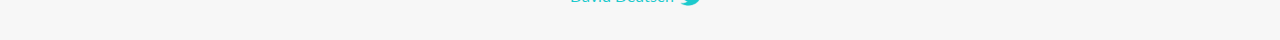
<file: OwlCarousel2-2.3.4/OwlCarousel2-2.3.4/docs/demos/autowidth.html>
<!DOCTYPE html>
<html lang="en">
  <head>

    <!-- head -->
    <meta charset="utf-8">
    <meta name="msapplication-tap-highlight" content="no" />
    <meta name="viewport" content="width=device-width, initial-scale=1.0" />
    <meta name="description" content="Auto Width">
    <meta name="author" content="David Deutsch">
    <title>
      Auto Width Demo | Owl Carousel | 2.3.4
    </title>

    <!-- Stylesheets -->
    <link href='https://fonts.googleapis.com/css?family=Lato:300,400,700,400italic,300italic' rel='stylesheet' type='text/css'>
    <link rel="stylesheet" href="../assets/css/docs.theme.min.css">

    <!-- Owl Stylesheets -->
    <link rel="stylesheet" href="../assets/owlcarousel/assets/owl.carousel.min.css">
    <link rel="stylesheet" href="../assets/owlcarousel/assets/owl.theme.default.min.css">

    <!-- HTML5 shim and Respond.js IE8 support of HTML5 elements and media queries -->

    <!--[if lt IE 9]>
      <script src="https://oss.maxcdn.com/libs/html5shiv/3.7.0/html5shiv.js"></script>
      <script src="https://oss.maxcdn.com/libs/respond.js/1.3.0/respond.min.js"></script>
    <![endif]-->

    <!-- Favicons -->
    <link rel="apple-touch-icon-precomposed" sizes="144x144" href="../assets/ico/apple-touch-icon-144-precomposed.png">
    <link rel="shortcut icon" href="../assets/ico/favicon.png">
    <link rel="shortcut icon" href="favicon.ico">

    <!-- Yeah i know js should not be in header. Its required for demos.-->

    <!-- javascript -->
    <script src="../assets/vendors/jquery.min.js"></script>
    <script src="../assets/owlcarousel/owl.carousel.js"></script>
  </head>
  <body>

    <!-- header -->
    <header class="header">
      <div class="row">
        <div class="large-12 columns">
          <div class="brand left">
            <h3>
              <a href="/OwlCarousel2/">owl.carousel.js</a> 
            </h3>
          </div>
          <a id="toggle-nav" class="right">
            <span></span> <span></span> <span></span> 
          </a> 
          <div class="nav-bar">
            <ul class="clearfix">
              <li> <a href="/OwlCarousel2/index.html">Home</a>  </li>
              <li class="active">
                <a href="/OwlCarousel2/demos/demos.html">Demos</a> 
              </li>
              <li> <a href="/OwlCarousel2/docs/started-welcome.html">Docs</a>  </li>
              <li>
                <a href="https://github.com/OwlCarousel2/OwlCarousel2/archive/2.3.4.zip">Download</a> 
                <span class="download"></span> 
              </li>
            </ul>
          </div>
        </div>
      </div>
    </header>

    <!-- title -->
    <section class="title">
      <div class="row">
        <div class="large-12 columns">
          <h1>Auto Width</h1>
        </div>
      </div>
    </section>

    <!--  Demos -->
    <section id="demos">
      <div class="row">
        <div class="large-12 columns">
          <div class="owl-carousel owl-theme">
            <div class="item" style="width:250px">
              <h4>1</h4>
            </div>
            <div class="item" style="width:100px">
              <h4>2</h4>
            </div>
            <div class="item" style="width:500px">
              <h4>3</h4>
            </div>
            <div class="item" style="width:100px">
              <h4>4</h4>
            </div>
            <div class="item" style="width:50px">
              <h4>6</h4>
            </div>
            <div class="item" style="width:250px">
              <h4>7</h4>
            </div>
            <div class="item" style="width:120px">
              <h4>8</h4>
            </div>
            <div class="item" style="width:420px">
              <h4>9</h4>
            </div>
            <div class="item" style="width:120px">
              <h4>10</h4>
            </div>
            <div class="item" style="width:300px">
              <h4>11</h4>
            </div>
            <div class="item" style="width:450px">
              <h4>12</h4>
            </div>
            <div class="item" style="width:220px">
              <h4>13</h4>
            </div>
            <div class="item" style="width:150px">
              <h4>14</h4>
            </div>
            <div class="item" style="width:600px">
              <h4>15</h4>
            </div>
          </div>
          <h3 id="overview">Overview</h3>
          <p>Use width style on elements to get the result you want. If using with infinity loop add option &#39;items&#39; more than 1. It all depends on the width of your content.</p>
          <h3 id="setup">Setup</h3>
          <pre><code>$(&#39;.owl-carousel&#39;).owlCarousel({
    margin:10,
    loop:true,
    autoWidth:true,
    items:4
})</code></pre>
          <h3 id="html">html</h3>
          <pre><code>&lt;div class=&quot;owl-carousel owl-theme&quot;&gt;
    &lt;div class=&quot;item&quot; style=&quot;width:250px&quot;&gt;&lt;h4&gt;1&lt;/h4&gt;&lt;/div&gt;
    &lt;div class=&quot;item&quot; style=&quot;width:100px&quot;&gt;&lt;h4&gt;2&lt;/h4&gt;&lt;/div&gt;
    &lt;div class=&quot;item&quot; style=&quot;width:500px&quot;&gt;&lt;h4&gt;3&lt;/h4&gt;&lt;/div&gt;
    &lt;div class=&quot;item&quot; style=&quot;width:100px&quot;&gt;&lt;h4&gt;4&lt;/h4&gt;&lt;/div&gt;
    &lt;div class=&quot;item&quot; style=&quot;width:50px&quot;&gt;&lt;h4&gt;6&lt;/h4&gt;&lt;/div&gt;
    &lt;div class=&quot;item&quot; style=&quot;width:250px&quot;&gt;&lt;h4&gt;7&lt;/h4&gt;&lt;/div&gt;
    &lt;div class=&quot;item&quot; style=&quot;width:120px&quot;&gt;&lt;h4&gt;8&lt;/h4&gt;&lt;/div&gt;
    &lt;div class=&quot;item&quot; style=&quot;width:420px&quot;&gt;&lt;h4&gt;9&lt;/h4&gt;&lt;/div&gt;
    &lt;div class=&quot;item&quot; style=&quot;width:120px&quot;&gt;&lt;h4&gt;10&lt;/h4&gt;&lt;/div&gt;
    &lt;div class=&quot;item&quot; style=&quot;width:300px&quot;&gt;&lt;h4&gt;11&lt;/h4&gt;&lt;/div&gt;
    &lt;div class=&quot;item&quot; style=&quot;width:450px&quot;&gt;&lt;h4&gt;12&lt;/h4&gt;&lt;/div&gt;
    &lt;div class=&quot;item&quot; style=&quot;width:220px&quot;&gt;&lt;h4&gt;13&lt;/h4&gt;&lt;/div&gt;
    &lt;div class=&quot;item&quot; style=&quot;width:150px&quot;&gt;&lt;h4&gt;14&lt;/h4&gt;&lt;/div&gt;
    &lt;div class=&quot;item&quot; style=&quot;width:600px&quot;&gt;&lt;h4&gt;15&lt;/h4&gt;&lt;/div&gt;
&lt;/div&gt;</code></pre>
          <script>
            $(document).ready(function() {
              $('.owl-carousel').owlCarousel({
                margin: 10,
                loop: true,
                autoWidth: true,
                items: 4
              })
            })
          </script>
        </div>
      </div>
    </section>

    <!-- footer -->
    <footer class="footer">
      <div class="row">
        <div class="large-12 columns">
          <h5>
            <a href="/OwlCarousel2/docs/support-contact.html">David Deutsch</a> 
            <a id="custom-tweet-button" href="https://twitter.com/share?url=https://github.com/OwlCarousel2/OwlCarousel2&text=Owl Carousel - This is so awesome! " target="_blank"></a> 
          </h5>
        </div>
      </div>
    </footer>

    <!-- vendors -->
    <script src="../assets/vendors/highlight.js"></script>
    <script src="../assets/js/app.js"></script>
  </body>
</html>
</file>
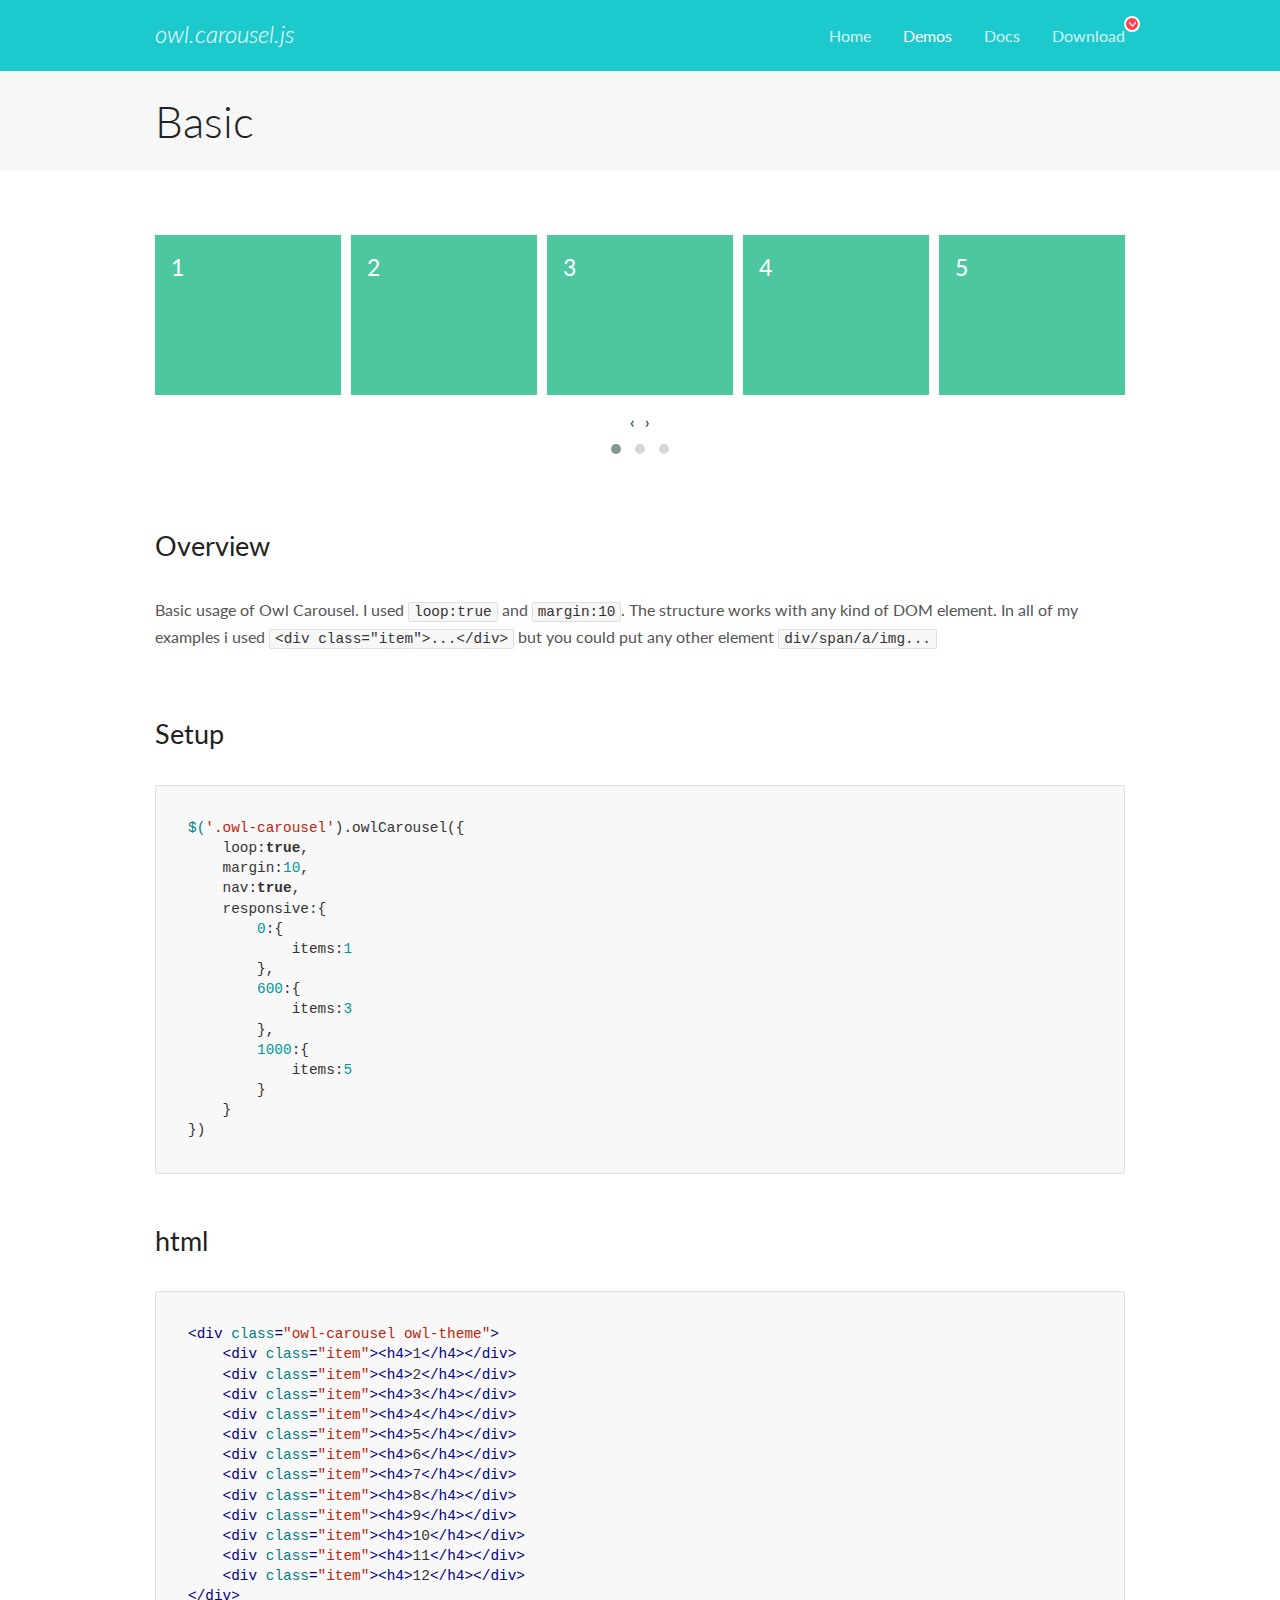
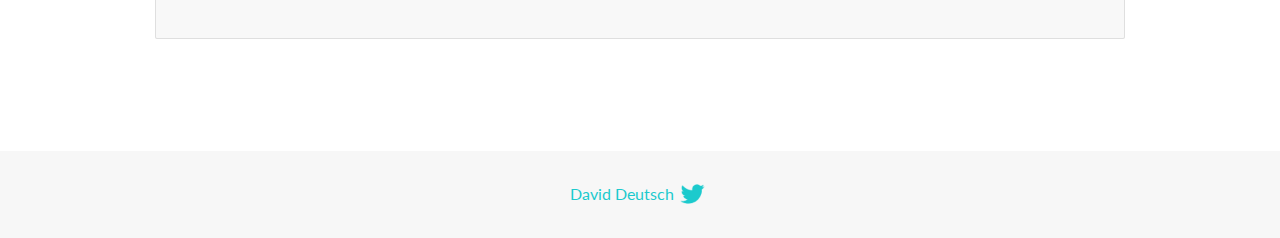
<file: OwlCarousel2-2.3.4/OwlCarousel2-2.3.4/docs/demos/basic.html>
<!DOCTYPE html>
<html lang="en">
  <head>

    <!-- head -->
    <meta charset="utf-8">
    <meta name="msapplication-tap-highlight" content="no" />
    <meta name="viewport" content="width=device-width, initial-scale=1.0" />
    <meta name="description" content="Basic usage demo">
    <meta name="author" content="David Deutsch">
    <title>
      Basic Demo | Owl Carousel | 2.3.4
    </title>

    <!-- Stylesheets -->
    <link href='https://fonts.googleapis.com/css?family=Lato:300,400,700,400italic,300italic' rel='stylesheet' type='text/css'>
    <link rel="stylesheet" href="../assets/css/docs.theme.min.css">

    <!-- Owl Stylesheets -->
    <link rel="stylesheet" href="../assets/owlcarousel/assets/owl.carousel.min.css">
    <link rel="stylesheet" href="../assets/owlcarousel/assets/owl.theme.default.min.css">

    <!-- HTML5 shim and Respond.js IE8 support of HTML5 elements and media queries -->

    <!--[if lt IE 9]>
      <script src="https://oss.maxcdn.com/libs/html5shiv/3.7.0/html5shiv.js"></script>
      <script src="https://oss.maxcdn.com/libs/respond.js/1.3.0/respond.min.js"></script>
    <![endif]-->

    <!-- Favicons -->
    <link rel="apple-touch-icon-precomposed" sizes="144x144" href="../assets/ico/apple-touch-icon-144-precomposed.png">
    <link rel="shortcut icon" href="../assets/ico/favicon.png">
    <link rel="shortcut icon" href="favicon.ico">

    <!-- Yeah i know js should not be in header. Its required for demos.-->

    <!-- javascript -->
    <script src="../assets/vendors/jquery.min.js"></script>
    <script src="../assets/owlcarousel/owl.carousel.js"></script>
  </head>
  <body>

    <!-- header -->
    <header class="header">
      <div class="row">
        <div class="large-12 columns">
          <div class="brand left">
            <h3>
              <a href="/OwlCarousel2/">owl.carousel.js</a> 
            </h3>
          </div>
          <a id="toggle-nav" class="right">
            <span></span> <span></span> <span></span> 
          </a> 
          <div class="nav-bar">
            <ul class="clearfix">
              <li> <a href="/OwlCarousel2/index.html">Home</a>  </li>
              <li class="active">
                <a href="/OwlCarousel2/demos/demos.html">Demos</a> 
              </li>
              <li> <a href="/OwlCarousel2/docs/started-welcome.html">Docs</a>  </li>
              <li>
                <a href="https://github.com/OwlCarousel2/OwlCarousel2/archive/2.3.4.zip">Download</a> 
                <span class="download"></span> 
              </li>
            </ul>
          </div>
        </div>
      </div>
    </header>

    <!-- title -->
    <section class="title">
      <div class="row">
        <div class="large-12 columns">
          <h1>Basic</h1>
        </div>
      </div>
    </section>

    <!--  Demos -->
    <section id="demos">
      <div class="row">
        <div class="large-12 columns">
          <div class="owl-carousel owl-theme">
            <div class="item">
              <h4>1</h4>
            </div>
            <div class="item">
              <h4>2</h4>
            </div>
            <div class="item">
              <h4>3</h4>
            </div>
            <div class="item">
              <h4>4</h4>
            </div>
            <div class="item">
              <h4>5</h4>
            </div>
            <div class="item">
              <h4>6</h4>
            </div>
            <div class="item">
              <h4>7</h4>
            </div>
            <div class="item">
              <h4>8</h4>
            </div>
            <div class="item">
              <h4>9</h4>
            </div>
            <div class="item">
              <h4>10</h4>
            </div>
            <div class="item">
              <h4>11</h4>
            </div>
            <div class="item">
              <h4>12</h4>
            </div>
          </div>
          <h3 id="overview">Overview</h3>
          <p>Basic usage of Owl Carousel. I used <code>loop:true</code> and <code>margin:10</code>. The structure works with any kind of DOM element. In all of my examples i used <code>&lt;div class=&quot;item&quot;&gt;...&lt;/div&gt;</code> but you could
            put any other element <code>div/span/a/img...</code></p>
          <h3 id="setup">Setup</h3>
          <pre><code>$(&#39;.owl-carousel&#39;).owlCarousel({
    loop:true,
    margin:10,
    nav:true,
    responsive:{
        0:{
            items:1
        },
        600:{
            items:3
        },
        1000:{
            items:5
        }
    }
})</code></pre>
          <h3 id="html">html</h3>
          <pre><code>&lt;div class=&quot;owl-carousel owl-theme&quot;&gt;
    &lt;div class=&quot;item&quot;&gt;&lt;h4&gt;1&lt;/h4&gt;&lt;/div&gt;
    &lt;div class=&quot;item&quot;&gt;&lt;h4&gt;2&lt;/h4&gt;&lt;/div&gt;
    &lt;div class=&quot;item&quot;&gt;&lt;h4&gt;3&lt;/h4&gt;&lt;/div&gt;
    &lt;div class=&quot;item&quot;&gt;&lt;h4&gt;4&lt;/h4&gt;&lt;/div&gt;
    &lt;div class=&quot;item&quot;&gt;&lt;h4&gt;5&lt;/h4&gt;&lt;/div&gt;
    &lt;div class=&quot;item&quot;&gt;&lt;h4&gt;6&lt;/h4&gt;&lt;/div&gt;
    &lt;div class=&quot;item&quot;&gt;&lt;h4&gt;7&lt;/h4&gt;&lt;/div&gt;
    &lt;div class=&quot;item&quot;&gt;&lt;h4&gt;8&lt;/h4&gt;&lt;/div&gt;
    &lt;div class=&quot;item&quot;&gt;&lt;h4&gt;9&lt;/h4&gt;&lt;/div&gt;
    &lt;div class=&quot;item&quot;&gt;&lt;h4&gt;10&lt;/h4&gt;&lt;/div&gt;
    &lt;div class=&quot;item&quot;&gt;&lt;h4&gt;11&lt;/h4&gt;&lt;/div&gt;
    &lt;div class=&quot;item&quot;&gt;&lt;h4&gt;12&lt;/h4&gt;&lt;/div&gt;
&lt;/div&gt;</code></pre>
          <script>
            $(document).ready(function() {
              var owl = $('.owl-carousel');
              owl.owlCarousel({
                margin: 10,
                nav: true,
                loop: true,
                responsive: {
                  0: {
                    items: 1
                  },
                  600: {
                    items: 3
                  },
                  1000: {
                    items: 5
                  }
                }
              })
            })
          </script>
        </div>
      </div>
    </section>

    <!-- footer -->
    <footer class="footer">
      <div class="row">
        <div class="large-12 columns">
          <h5>
            <a href="/OwlCarousel2/docs/support-contact.html">David Deutsch</a> 
            <a id="custom-tweet-button" href="https://twitter.com/share?url=https://github.com/OwlCarousel2/OwlCarousel2&text=Owl Carousel - This is so awesome! " target="_blank"></a> 
          </h5>
        </div>
      </div>
    </footer>

    <!-- vendors -->
    <script src="../assets/vendors/highlight.js"></script>
    <script src="../assets/js/app.js"></script>
  </body>
</html>
</file>
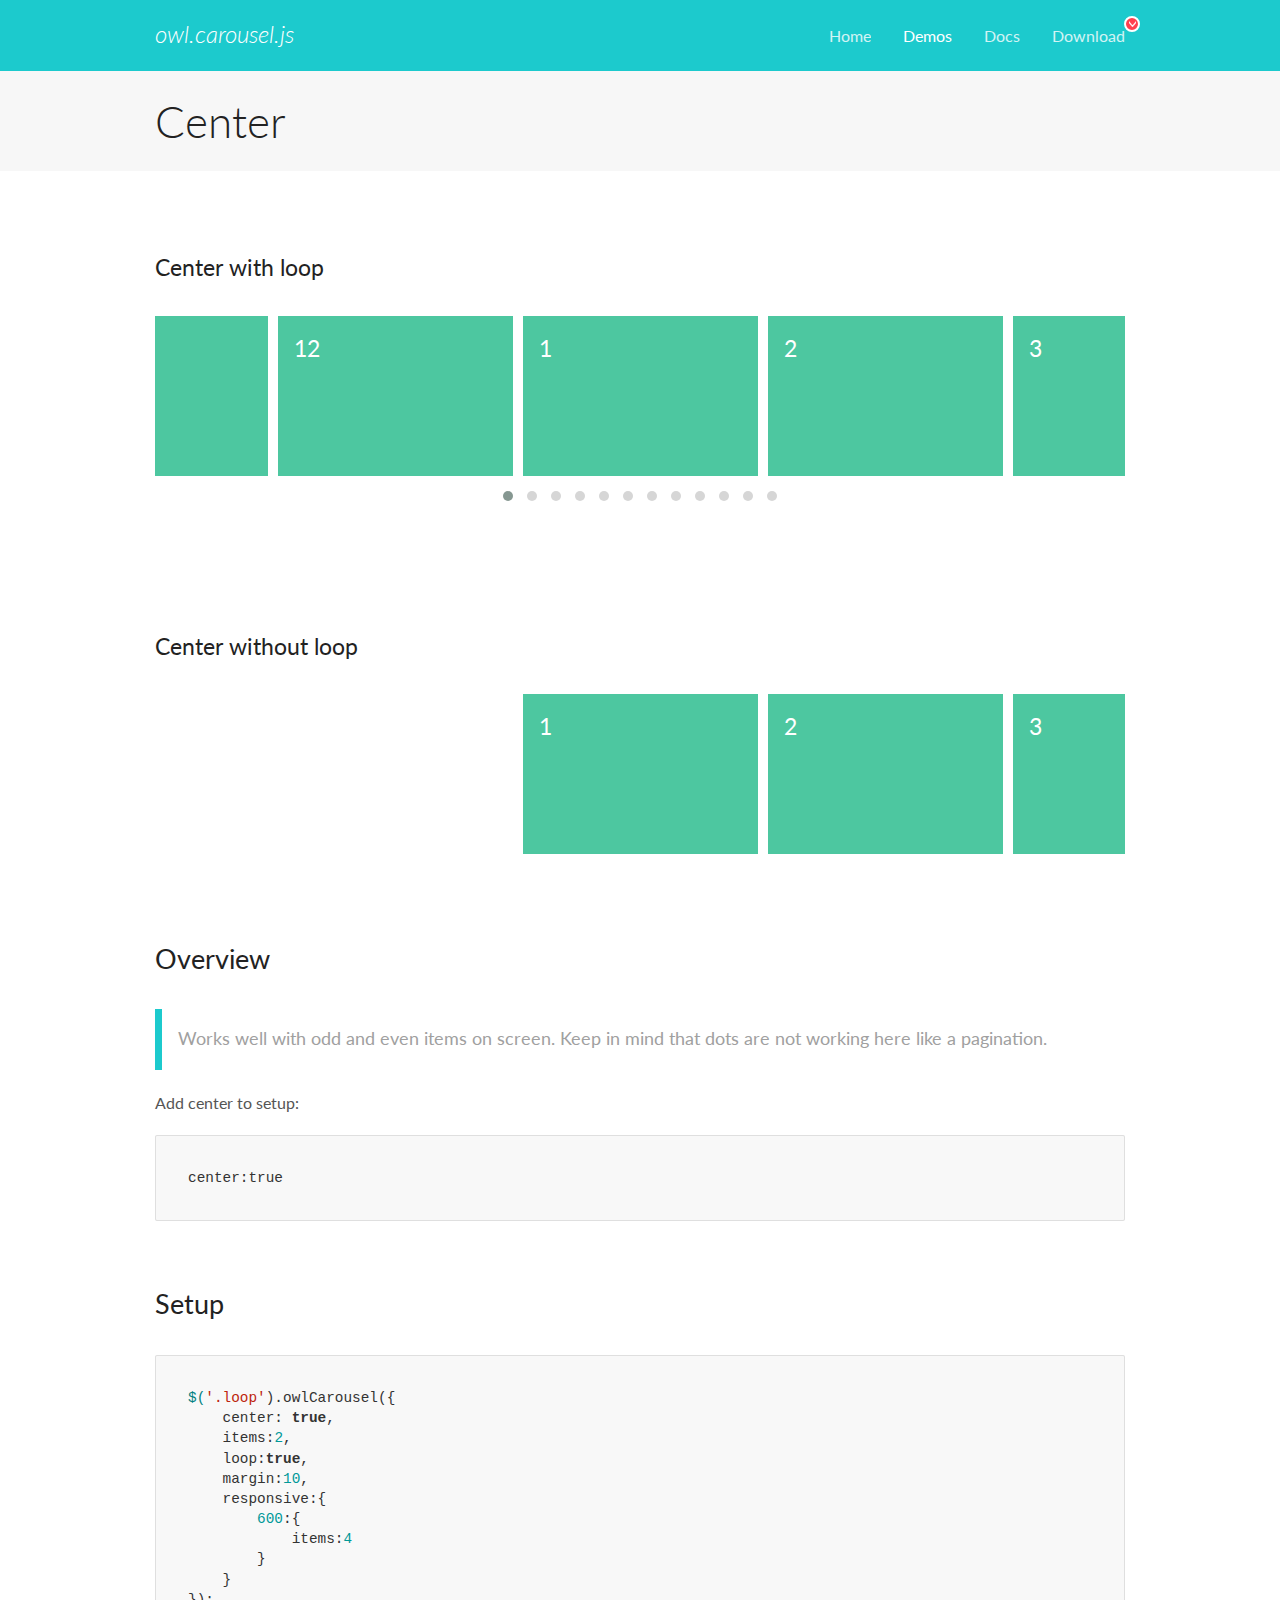
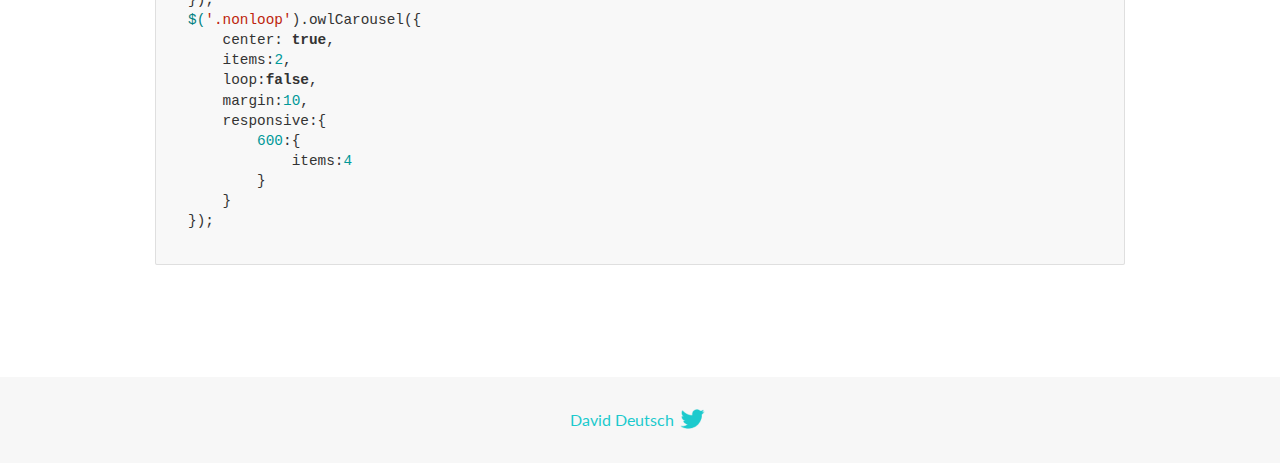
<file: OwlCarousel2-2.3.4/OwlCarousel2-2.3.4/docs/demos/center.html>
<!DOCTYPE html>
<html lang="en">
  <head>

    <!-- head -->
    <meta charset="utf-8">
    <meta name="msapplication-tap-highlight" content="no" />
    <meta name="viewport" content="width=device-width, initial-scale=1.0" />
    <meta name="description" content="Center carousel">
    <meta name="author" content="David Deutsch">
    <title>
      Center Demo | Owl Carousel | 2.3.4
    </title>

    <!-- Stylesheets -->
    <link href='https://fonts.googleapis.com/css?family=Lato:300,400,700,400italic,300italic' rel='stylesheet' type='text/css'>
    <link rel="stylesheet" href="../assets/css/docs.theme.min.css">

    <!-- Owl Stylesheets -->
    <link rel="stylesheet" href="../assets/owlcarousel/assets/owl.carousel.min.css">
    <link rel="stylesheet" href="../assets/owlcarousel/assets/owl.theme.default.min.css">

    <!-- HTML5 shim and Respond.js IE8 support of HTML5 elements and media queries -->

    <!--[if lt IE 9]>
      <script src="https://oss.maxcdn.com/libs/html5shiv/3.7.0/html5shiv.js"></script>
      <script src="https://oss.maxcdn.com/libs/respond.js/1.3.0/respond.min.js"></script>
    <![endif]-->

    <!-- Favicons -->
    <link rel="apple-touch-icon-precomposed" sizes="144x144" href="../assets/ico/apple-touch-icon-144-precomposed.png">
    <link rel="shortcut icon" href="../assets/ico/favicon.png">
    <link rel="shortcut icon" href="favicon.ico">

    <!-- Yeah i know js should not be in header. Its required for demos.-->

    <!-- javascript -->
    <script src="../assets/vendors/jquery.min.js"></script>
    <script src="../assets/owlcarousel/owl.carousel.js"></script>
  </head>
  <body>

    <!-- header -->
    <header class="header">
      <div class="row">
        <div class="large-12 columns">
          <div class="brand left">
            <h3>
              <a href="/OwlCarousel2/">owl.carousel.js</a> 
            </h3>
          </div>
          <a id="toggle-nav" class="right">
            <span></span> <span></span> <span></span> 
          </a> 
          <div class="nav-bar">
            <ul class="clearfix">
              <li> <a href="/OwlCarousel2/index.html">Home</a>  </li>
              <li class="active">
                <a href="/OwlCarousel2/demos/demos.html">Demos</a> 
              </li>
              <li> <a href="/OwlCarousel2/docs/started-welcome.html">Docs</a>  </li>
              <li>
                <a href="https://github.com/OwlCarousel2/OwlCarousel2/archive/2.3.4.zip">Download</a> 
                <span class="download"></span> 
              </li>
            </ul>
          </div>
        </div>
      </div>
    </header>

    <!-- title -->
    <section class="title">
      <div class="row">
        <div class="large-12 columns">
          <h1>Center</h1>
        </div>
      </div>
    </section>

    <!--  Demos -->
    <section id="demos">
      <div class="row">
        <div class="large-12 columns">
          <h4 id="center-with-loop">Center with loop</h4>
          <div class="loop owl-carousel owl-theme">
            <div class="item">
              <h4>1</h4>
            </div>
            <div class="item">
              <h4>2</h4>
            </div>
            <div class="item">
              <h4>3</h4>
            </div>
            <div class="item">
              <h4>4</h4>
            </div>
            <div class="item">
              <h4>5</h4>
            </div>
            <div class="item">
              <h4>6</h4>
            </div>
            <div class="item">
              <h4>7</h4>
            </div>
            <div class="item">
              <h4>8</h4>
            </div>
            <div class="item">
              <h4>9</h4>
            </div>
            <div class="item">
              <h4>10</h4>
            </div>
            <div class="item">
              <h4>11</h4>
            </div>
            <div class="item">
              <h4>12</h4>
            </div>
          </div>
          <br>
          <h4 id="center-without-loop">Center without loop</h4>
          <div class="nonloop owl-carousel">
            <div class="item">
              <h4>1</h4>
            </div>
            <div class="item">
              <h4>2</h4>
            </div>
            <div class="item">
              <h4>3</h4>
            </div>
            <div class="item">
              <h4>4</h4>
            </div>
            <div class="item">
              <h4>5</h4>
            </div>
            <div class="item">
              <h4>6</h4>
            </div>
            <div class="item">
              <h4>7</h4>
            </div>
            <div class="item">
              <h4>8</h4>
            </div>
            <div class="item">
              <h4>9</h4>
            </div>
            <div class="item">
              <h4>10</h4>
            </div>
            <div class="item">
              <h4>11</h4>
            </div>
            <div class="item">
              <h4>12</h4>
            </div>
          </div>
          <h3 id="overview">Overview</h3>
          <blockquote>
            <p>Works well with odd and even items on screen. Keep in mind that dots are not working here like a pagination.</p>
          </blockquote>
          <p>Add center to setup:</p>
          <pre><code>center:true</code></pre>
          <h3 id="setup">Setup</h3>
          <pre><code>$(&#39;.loop&#39;).owlCarousel({
    center: true,
    items:2,
    loop:true,
    margin:10,
    responsive:{
        600:{
            items:4
        }
    }
});
$(&#39;.nonloop&#39;).owlCarousel({
    center: true,
    items:2,
    loop:false,
    margin:10,
    responsive:{
        600:{
            items:4
        }
    }
});</code></pre>
          <script>
            jQuery(document).ready(function($) {
              $('.loop').owlCarousel({
                center: true,
                items: 2,
                loop: true,
                margin: 10,
                responsive: {
                  600: {
                    items: 4
                  }
                }
              });
              $('.nonloop').owlCarousel({
                center: true,
                items: 2,
                loop: false,
                margin: 10,
                responsive: {
                  600: {
                    items: 4
                  }
                }
              });
            });
          </script>
        </div>
      </div>
    </section>

    <!-- footer -->
    <footer class="footer">
      <div class="row">
        <div class="large-12 columns">
          <h5>
            <a href="/OwlCarousel2/docs/support-contact.html">David Deutsch</a> 
            <a id="custom-tweet-button" href="https://twitter.com/share?url=https://github.com/OwlCarousel2/OwlCarousel2&text=Owl Carousel - This is so awesome! " target="_blank"></a> 
          </h5>
        </div>
      </div>
    </footer>

    <!-- vendors -->
    <script src="../assets/vendors/highlight.js"></script>
    <script src="../assets/js/app.js"></script>
  </body>
</html>
</file>
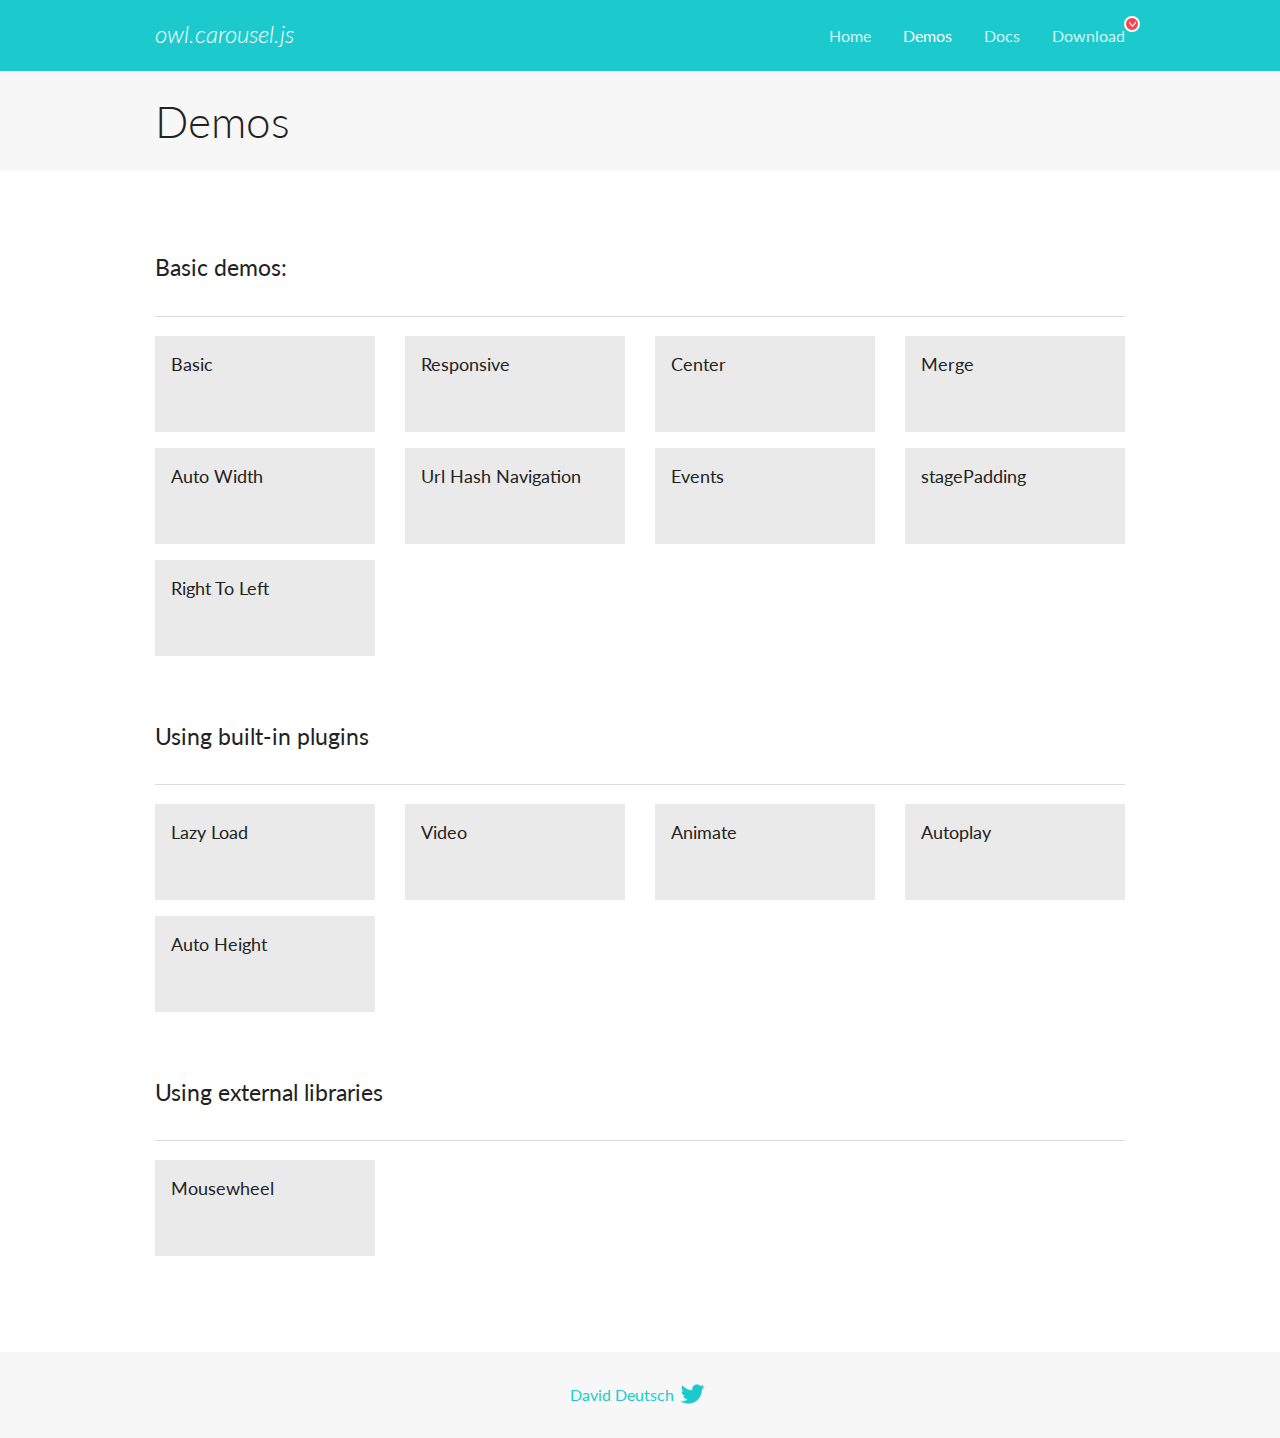
<file: OwlCarousel2-2.3.4/OwlCarousel2-2.3.4/docs/demos/demos.html>
<!DOCTYPE html>
<html lang="en">
  <head>

    <!-- head -->
    <meta charset="utf-8">
    <meta name="msapplication-tap-highlight" content="no" />
    <meta name="viewport" content="width=device-width, initial-scale=1.0" />
    <meta name="description" content="A list of Owl Carousel examples.">
    <meta name="author" content="David Deutsch">
    <title>
      Demos | Owl Carousel | 2.3.4
    </title>

    <!-- Stylesheets -->
    <link href='https://fonts.googleapis.com/css?family=Lato:300,400,700,400italic,300italic' rel='stylesheet' type='text/css'>
    <link rel="stylesheet" href="../assets/css/docs.theme.min.css">

    <!-- Owl Stylesheets -->
    <link rel="stylesheet" href="../assets/owlcarousel/assets/owl.carousel.min.css">
    <link rel="stylesheet" href="../assets/owlcarousel/assets/owl.theme.default.min.css">

    <!-- HTML5 shim and Respond.js IE8 support of HTML5 elements and media queries -->

    <!--[if lt IE 9]>
      <script src="https://oss.maxcdn.com/libs/html5shiv/3.7.0/html5shiv.js"></script>
      <script src="https://oss.maxcdn.com/libs/respond.js/1.3.0/respond.min.js"></script>
    <![endif]-->

    <!-- Favicons -->
    <link rel="apple-touch-icon-precomposed" sizes="144x144" href="../assets/ico/apple-touch-icon-144-precomposed.png">
    <link rel="shortcut icon" href="../assets/ico/favicon.png">
    <link rel="shortcut icon" href="favicon.ico">

    <!-- Yeah i know js should not be in header. Its required for demos.-->

    <!-- javascript -->
    <script src="../assets/vendors/jquery.min.js"></script>
    <script src="../assets/owlcarousel/owl.carousel.js"></script>
  </head>
  <body>

    <!-- header -->
    <header class="header">
      <div class="row">
        <div class="large-12 columns">
          <div class="brand left">
            <h3>
              <a href="/OwlCarousel2/">owl.carousel.js</a> 
            </h3>
          </div>
          <a id="toggle-nav" class="right">
            <span></span> <span></span> <span></span> 
          </a> 
          <div class="nav-bar">
            <ul class="clearfix">
              <li> <a href="/OwlCarousel2/index.html">Home</a>  </li>
              <li class="active">
                <a href="/OwlCarousel2/demos/demos.html">Demos</a> 
              </li>
              <li> <a href="/OwlCarousel2/docs/started-welcome.html">Docs</a>  </li>
              <li>
                <a href="https://github.com/OwlCarousel2/OwlCarousel2/archive/2.3.4.zip">Download</a> 
                <span class="download"></span> 
              </li>
            </ul>
          </div>
        </div>
      </div>
    </header>

    <!-- title -->
    <section class="title">
      <div class="row">
        <div class="large-12 columns">
          <h1>Demos</h1>
        </div>
      </div>
    </section>

    <!--  Demos -->
    <section id="demos">
      <div class="row">
        <div class="large-12 columns">
          <h4 id="basic-demos-">Basic demos:</h4>
          <hr>
          <div class="demo-list">
            <div class="row">
              <div class="small-6 medium-4 large-3 columns">
                <a href="basic.html" class="demo-block">
                  <h5>Basic </h5>
                </a> 
              </div>
              <div class="small-6 medium-4 large-3 columns">
                <a href="responsive.html" class="demo-block">
                  <h5>Responsive </h5>
                </a> 
              </div>
              <div class="small-6 medium-4 large-3 columns">
                <a href="center.html" class="demo-block">
                  <h5>Center </h5>
                </a> 
              </div>
              <div class="small-6 medium-4 large-3 columns">
                <a href="merge.html" class="demo-block">
                  <h5>Merge </h5>
                </a> 
              </div>
              <div class="small-6 medium-4 large-3 columns">
                <a href="autowidth.html" class="demo-block">
                  <h5>Auto Width </h5>
                </a> 
              </div>
              <div class="small-6 medium-4 large-3 columns">
                <a href="urlhashnav.html" class="demo-block">
                  <h5>Url Hash Navigation </h5>
                </a> 
              </div>
              <div class="small-6 medium-4 large-3 columns">
                <a href="events.html" class="demo-block">
                  <h5>Events </h5>
                </a> 
              </div>
              <div class="small-6 medium-4 large-3 columns">
                <a href="stagepadding.html" class="demo-block">
                  <h5>stagePadding </h5>
                </a> 
              </div>
              <div class="small-6 medium-4 large-3 columns">
                <a href="rtl.html" class="demo-block">
                  <h5>Right To Left </h5>
                </a> 
              </div>
            </div>
          </div>
          <h4 id="using-built-in-plugins">Using built-in plugins</h4>
          <hr>
          <div class="demo-list">
            <div class="row">
              <div class="small-6 medium-4 large-3 columns">
                <a href="lazyLoad.html" class="demo-block">
                  <h5>Lazy Load </h5>
                </a> 
              </div>
              <div class="small-6 medium-4 large-3 columns">
                <a href="video.html" class="demo-block">
                  <h5>Video </h5>
                </a> 
              </div>
              <div class="small-6 medium-4 large-3 columns">
                <a href="animate.html" class="demo-block">
                  <h5>Animate </h5>
                </a> 
              </div>
              <div class="small-6 medium-4 large-3 columns">
                <a href="autoplay.html" class="demo-block">
                  <h5>Autoplay </h5>
                </a> 
              </div>
              <div class="small-6 medium-4 large-3 columns">
                <a href="autoheight.html" class="demo-block">
                  <h5>Auto Height </h5>
                </a> 
              </div>
            </div>
          </div>
          <h4 id="using-external-libraries">Using external libraries</h4>
          <hr>
          <div class="demo-list">
            <div class="row">
              <div class="small-6 medium-4 large-3 columns">
                <a href="mousewheel.html" class="demo-block">
                  <h5>Mousewheel </h5>
                </a> 
              </div>
            </div>
          </div>
        </div>
      </div>
    </section>

    <!-- footer -->
    <footer class="footer">
      <div class="row">
        <div class="large-12 columns">
          <h5>
            <a href="/OwlCarousel2/docs/support-contact.html">David Deutsch</a> 
            <a id="custom-tweet-button" href="https://twitter.com/share?url=https://github.com/OwlCarousel2/OwlCarousel2&text=Owl Carousel - This is so awesome! " target="_blank"></a> 
          </h5>
        </div>
      </div>
    </footer>

    <!-- vendors -->
    <script src="../assets/vendors/highlight.js"></script>
    <script src="../assets/js/app.js"></script>
  </body>
</html>
</file>
